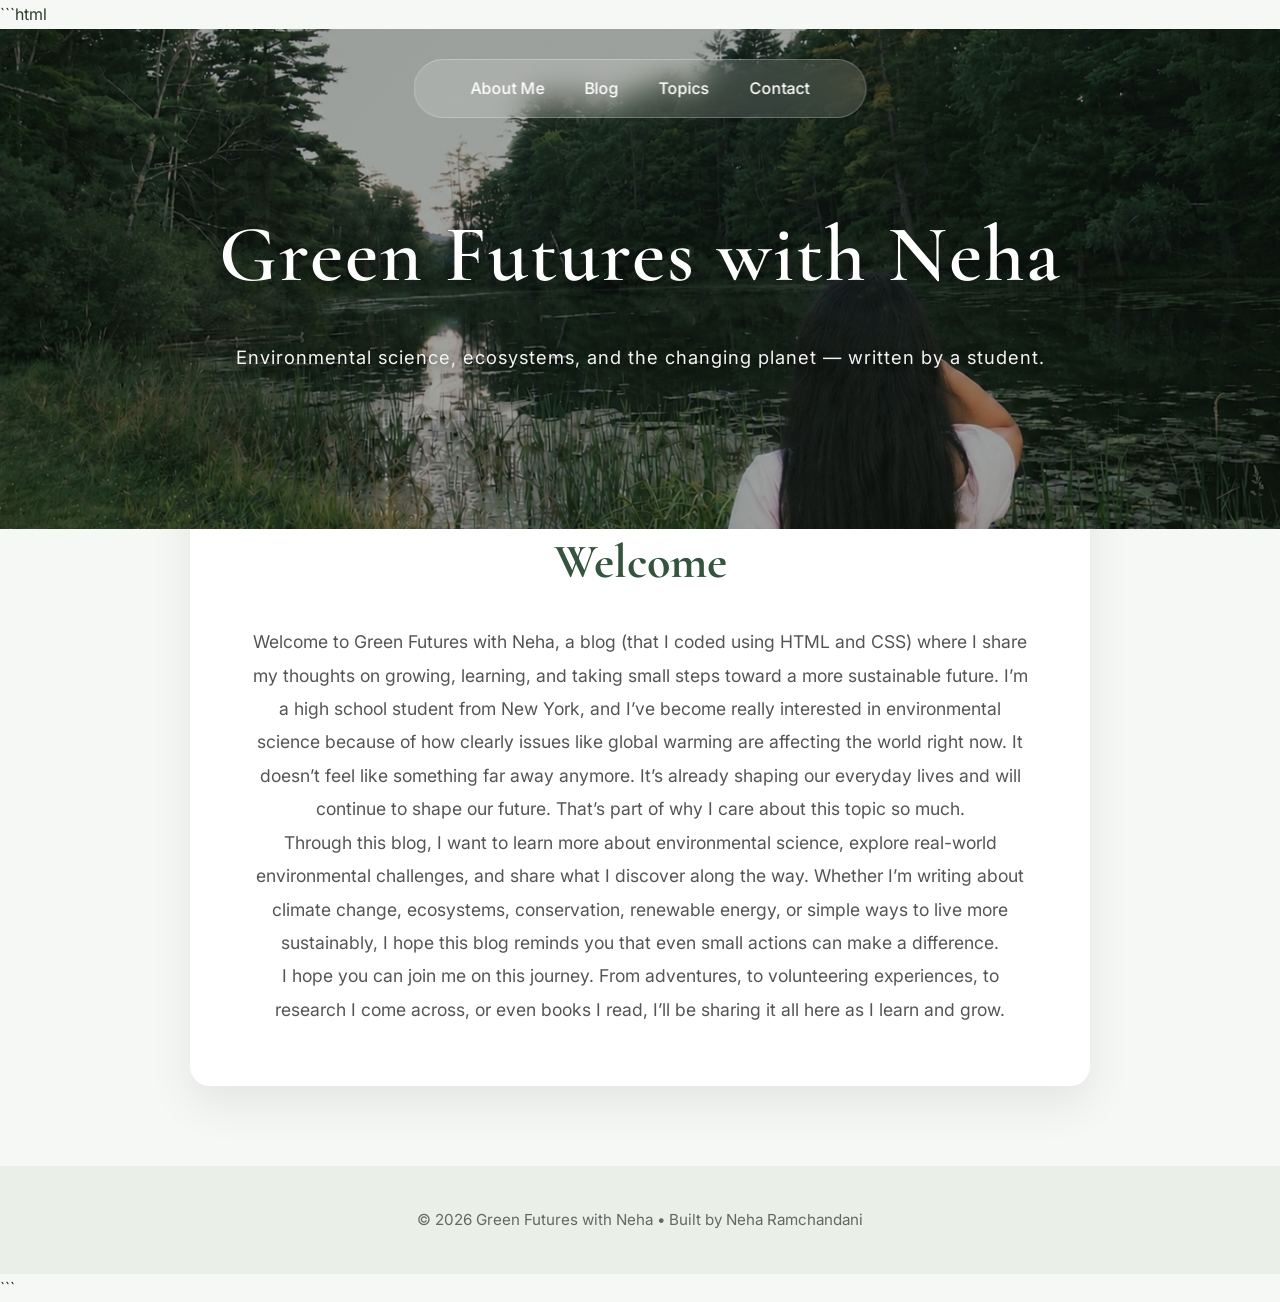
<file: index.html>
```html
<!DOCTYPE html>
<html lang="en">

<head>
    <meta charset="UTF-8">
    <meta name="viewport" content="width=device-width, initial-scale=1.0">

    <title>Green Futures with Neha | Environmental Science Blog</title>

    <!-- CSS -->
    <link rel="stylesheet" href="style.css">

    <!-- Google Fonts -->
    <link href="https://fonts.googleapis.com/css2?family=Inter:wght@300;400;500;600&family=Cormorant+Garamond:wght@400;500;600;700&display=swap" rel="stylesheet">
</head>

<body>

    <!-- ================= HEADER ================= -->

    <header>

        <nav>
            <a href="index.html">About Me</a>
            <a href="blog.html">Blog</a>
            <a href="topics.html">Topics</a>
            <a href="contact.html">Contact</a>
        </nav>

        <h1>Green Futures with Neha</h1>

        <p class="tagline">
            Environmental science, ecosystems, and the changing planet — written by a student.
        </p>

    </header>

    <!-- ================= MAIN ================= -->

    <main>

        <section class="intro">

            <h2>Welcome</h2>

            <p>
              Welcome to Green Futures with Neha, a blog (that I coded using HTML and CSS) where I share my thoughts on growing, learning, and taking small steps toward a more sustainable future. I’m a high school student from New York, and I’ve become really interested in environmental science because of how clearly issues like global warming are affecting the world right now. It doesn’t feel like something far away anymore. It’s already shaping our everyday lives and will continue to shape our future. That’s part of why I care about this topic so much.
            </p>

            <p>
                Through this blog, I want to learn more about environmental science, explore real-world environmental challenges, and share what I discover along the way. Whether I’m writing about climate change, ecosystems, conservation, renewable energy, or simple ways to live more sustainably, I hope this blog reminds you that even small actions can make a difference.
            </p>

            <p>
                I hope you can join me on this journey. From adventures, to volunteering experiences, to research I come across, or even books I read, I’ll be sharing it all here as I learn and grow.
            </p>

        </section>

    </main>

    <!-- ================= FOOTER ================= -->

    <footer>

        <p>
            © 2026 Green Futures with Neha • Built by Neha Ramchandani
        </p>

    

    </footer>

</body>

</html>
```
</file>
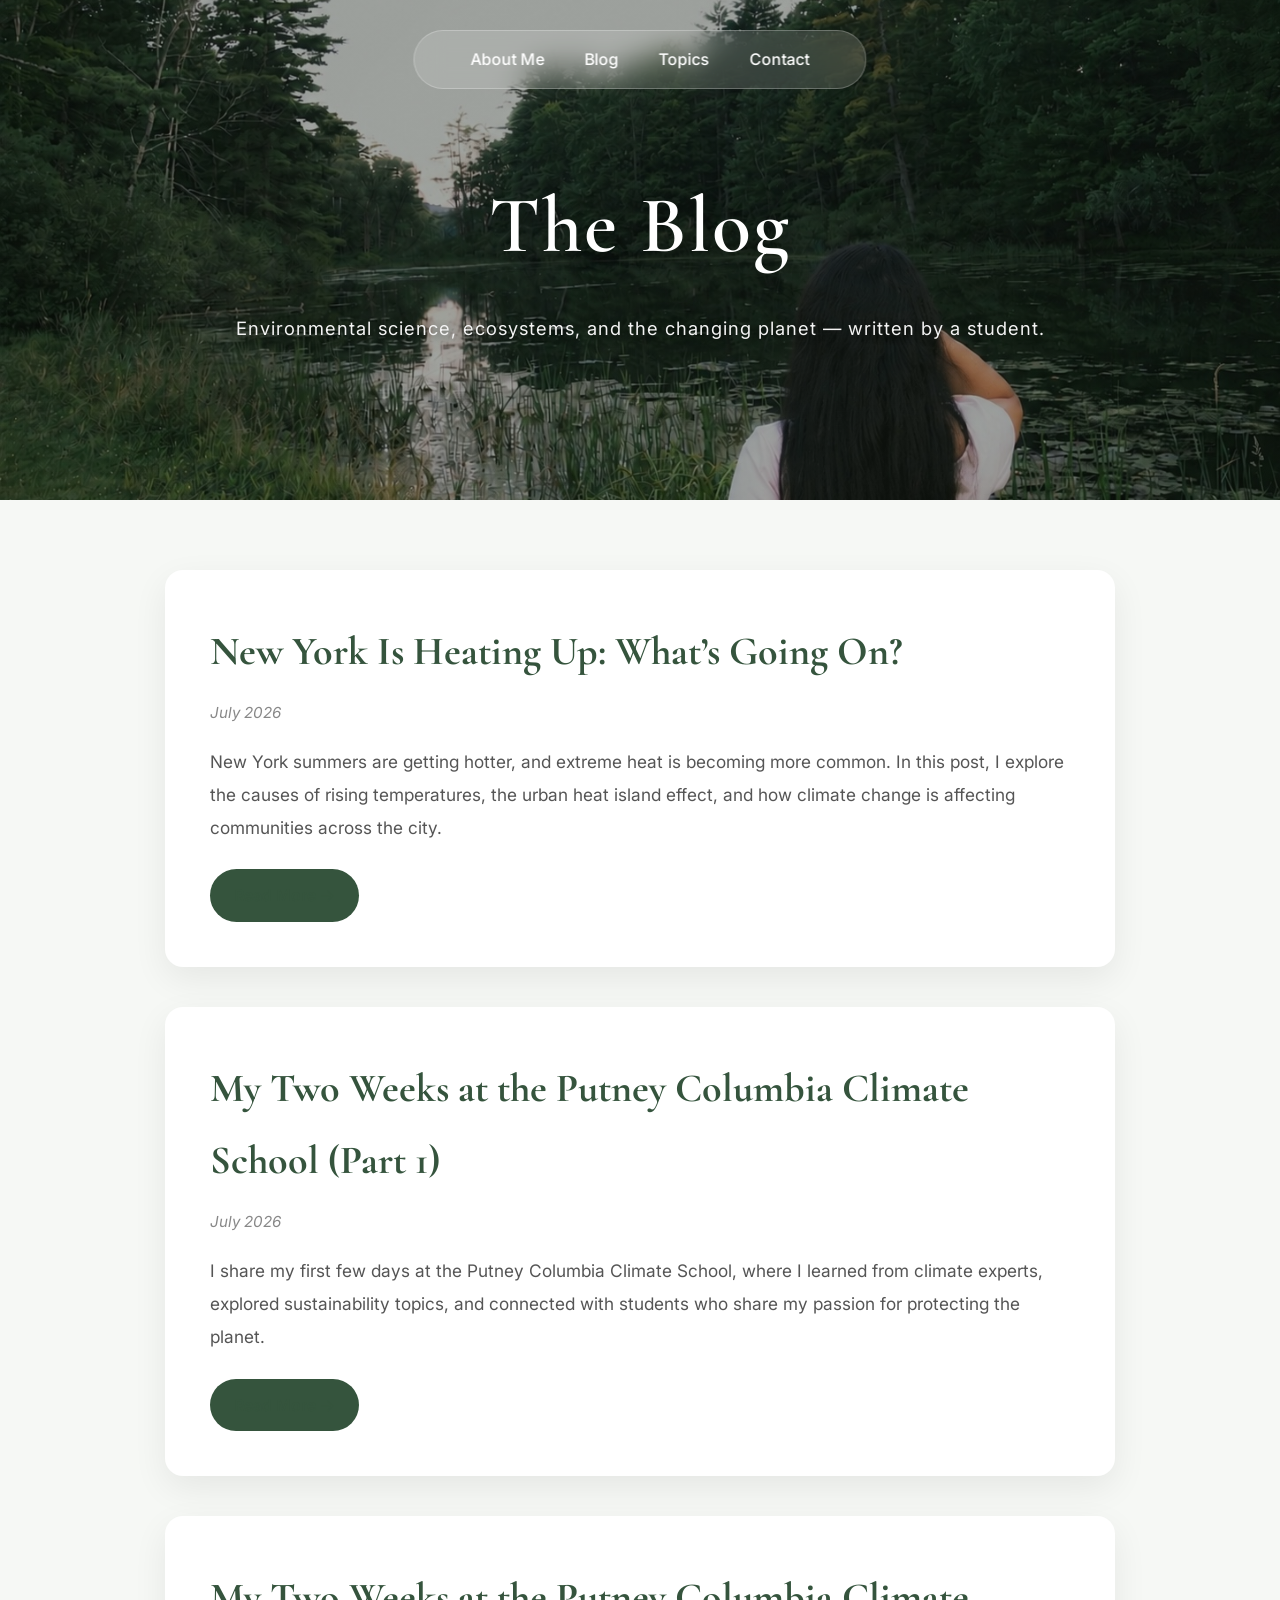
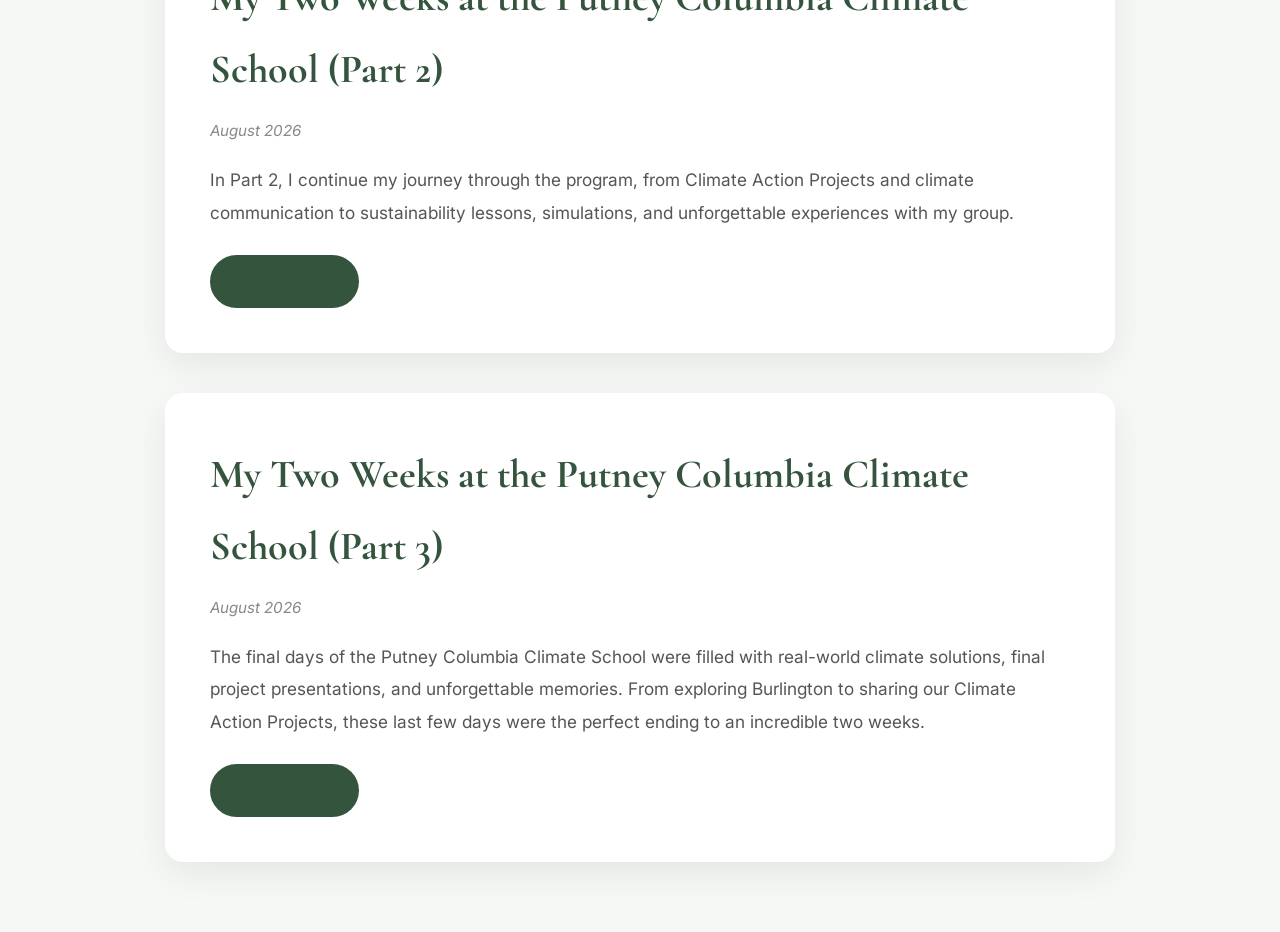
<file: blog.html>
<!DOCTYPE html>
<html lang="en">

<head>
    <meta charset="UTF-8">
    <meta name="viewport" content="width=device-width, initial-scale=1.0">

    <title>Blog | Green Futures with Neha</title>

    <!-- CSS -->
    <link rel="stylesheet" href="style.css">

    <!-- Google Fonts -->
    <link href="https://fonts.googleapis.com/css2?family=Inter:wght@300;400;500;600&family=Cormorant+Garamond:wght@400;500;600;700&display=swap" rel="stylesheet">

</head>

<body>

<!-- ================= HEADER ================= -->

<header>

    <nav>
        <a href="index.html">About Me</a>
        <a href="blog.html">Blog</a>
        <a href="topics.html">Topics</a>
        <a href="contact.html">Contact</a>
    </nav>

    <h1>The Blog</h1>

    <p class="tagline">
        Environmental science, ecosystems, and the changing planet — written by a student.
    </p>

</header>


<!-- ================= MAIN ================= -->

<main class="blog-container">


<article class="blog-preview">

    <h2>New York Is Heating Up: What’s Going On?</h2>

    <p class="date">July 2026</p>

    <p>
        New York summers are getting hotter, and extreme heat is becoming more common. In this post, I explore the causes of rising temperatures, the urban heat island effect, and how climate change is affecting communities across the city.
    </p>

    <a href="heatwaves-ny.html" class="read-more">Read More →</a>

</article>


<article class="blog-preview">

    <h2>My Two Weeks at the Putney Columbia Climate School (Part 1)</h2>

    <p class="date">July 2026</p>

    <p>
        I share my first few days at the Putney Columbia Climate School, where I learned from climate experts, explored sustainability topics, and connected with students who share my passion for protecting the planet.
    </p>

    <a href="putney-climate-school-part1.html" class="read-more">Read More →</a>

</article>


<article class="blog-preview">

    <h2>My Two Weeks at the Putney Columbia Climate School (Part 2)</h2>

    <p class="date">August 2026</p>

    <p>
        In Part 2, I continue my journey through the program, from Climate Action Projects and climate communication to sustainability lessons, simulations, and unforgettable experiences with my group.
    </p>

    <a href="putney-climate-school-part-2.html" class="read-more">Read More →</a>

</article>


<article class="blog-preview">

    <h2>My Two Weeks at the Putney Columbia Climate School (Part 3)</h2>

    <p class="date">August 2026</p>

    <p>
        The final days of the Putney Columbia Climate School were filled with real-world climate solutions, final project presentations, and unforgettable memories. From exploring Burlington to sharing our Climate Action Projects, these last few days were the perfect ending to an incredible two weeks.
    </p>

    <a href="putney-climate-school-part-3.html" class="read-more">Read More →</a>

</article>


</main>


</body>

</html>
</file>
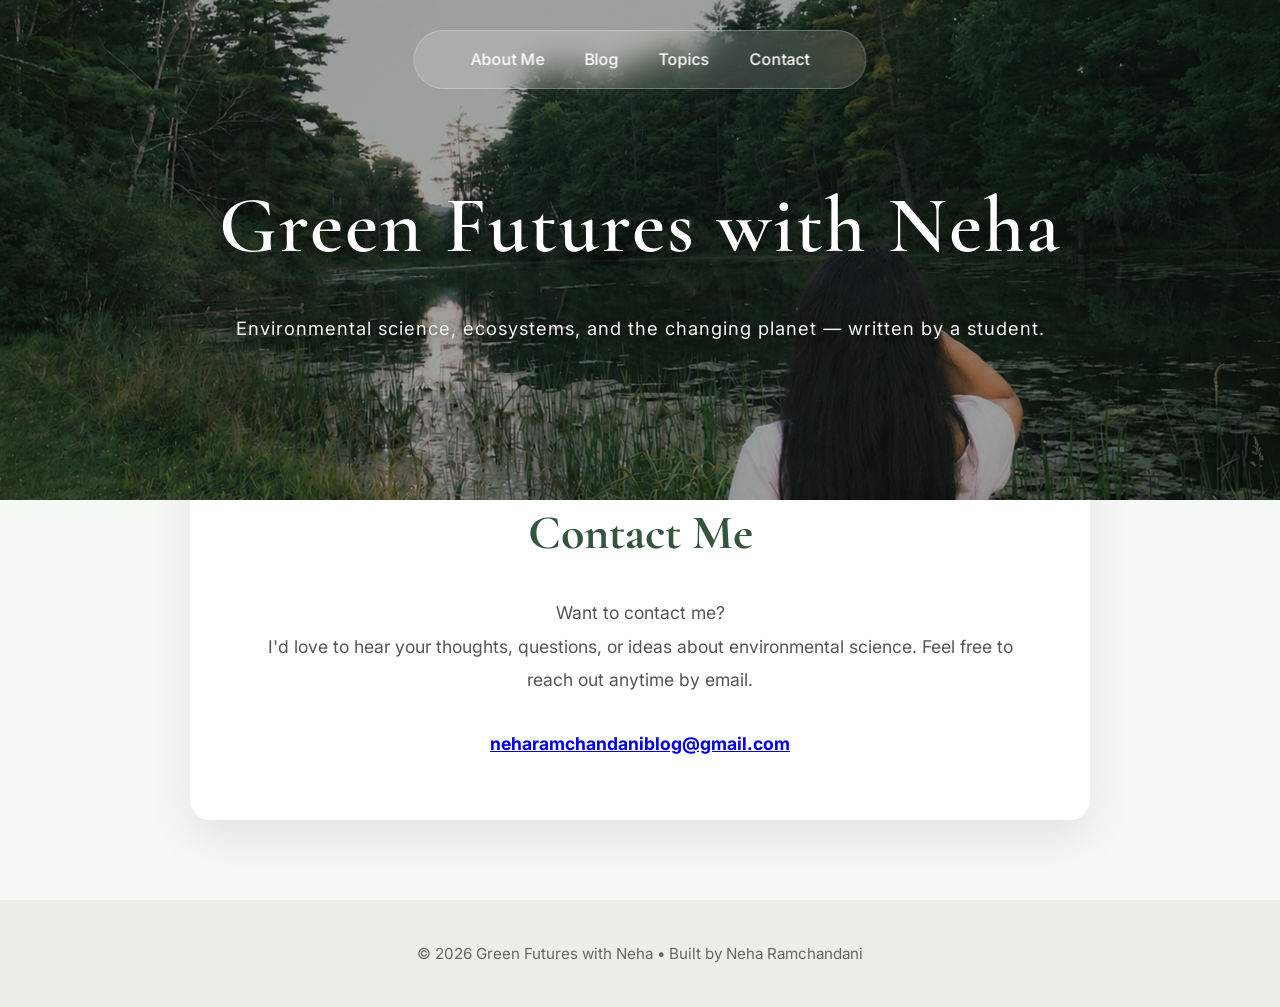
<file: contact.html>
<!DOCTYPE html>
<html lang="en">

<head>
    <meta charset="UTF-8">
    <meta name="viewport" content="width=device-width, initial-scale=1.0">

    <title>Contact | Green Futures with Neha</title>

    <link rel="stylesheet" href="style.css">

    <link href="https://fonts.googleapis.com/css2?family=Inter:wght@300;400;500;600&family=Cormorant+Garamond:wght@400;500;600;700&display=swap" rel="stylesheet">
</head>

<body>

<header>

    <nav>
        <a href="index.html">About Me</a>
        <a href="blog.html">Blog</a>
        <a href="topics.html">Topics</a>
        <a href="contact.html">Contact</a>
    </nav>

    <h1>Green Futures with Neha</h1>

    <p class="tagline">
        Environmental science, ecosystems, and the changing planet — written by a student.
    </p>

</header>

<main>

<section class="intro">

    <h2>Contact Me</h2>

    <p>
        Want to contact me?
    </p>

    <p>
        I'd love to hear your thoughts, questions, or ideas about environmental science.
        Feel free to reach out anytime by email.
    </p>

    <p style="margin-top:30px;">
        <a href="mailto:neharamchandaniblog@gmail.com">
            <strong>neharamchandaniblog@gmail.com</strong>
        </a>
    </p>

</section>

</main>

<footer>

    <p>
        © 2026 Green Futures with Neha • Built by Neha Ramchandani
    </p>

</footer>

</body>

</html>
</file>
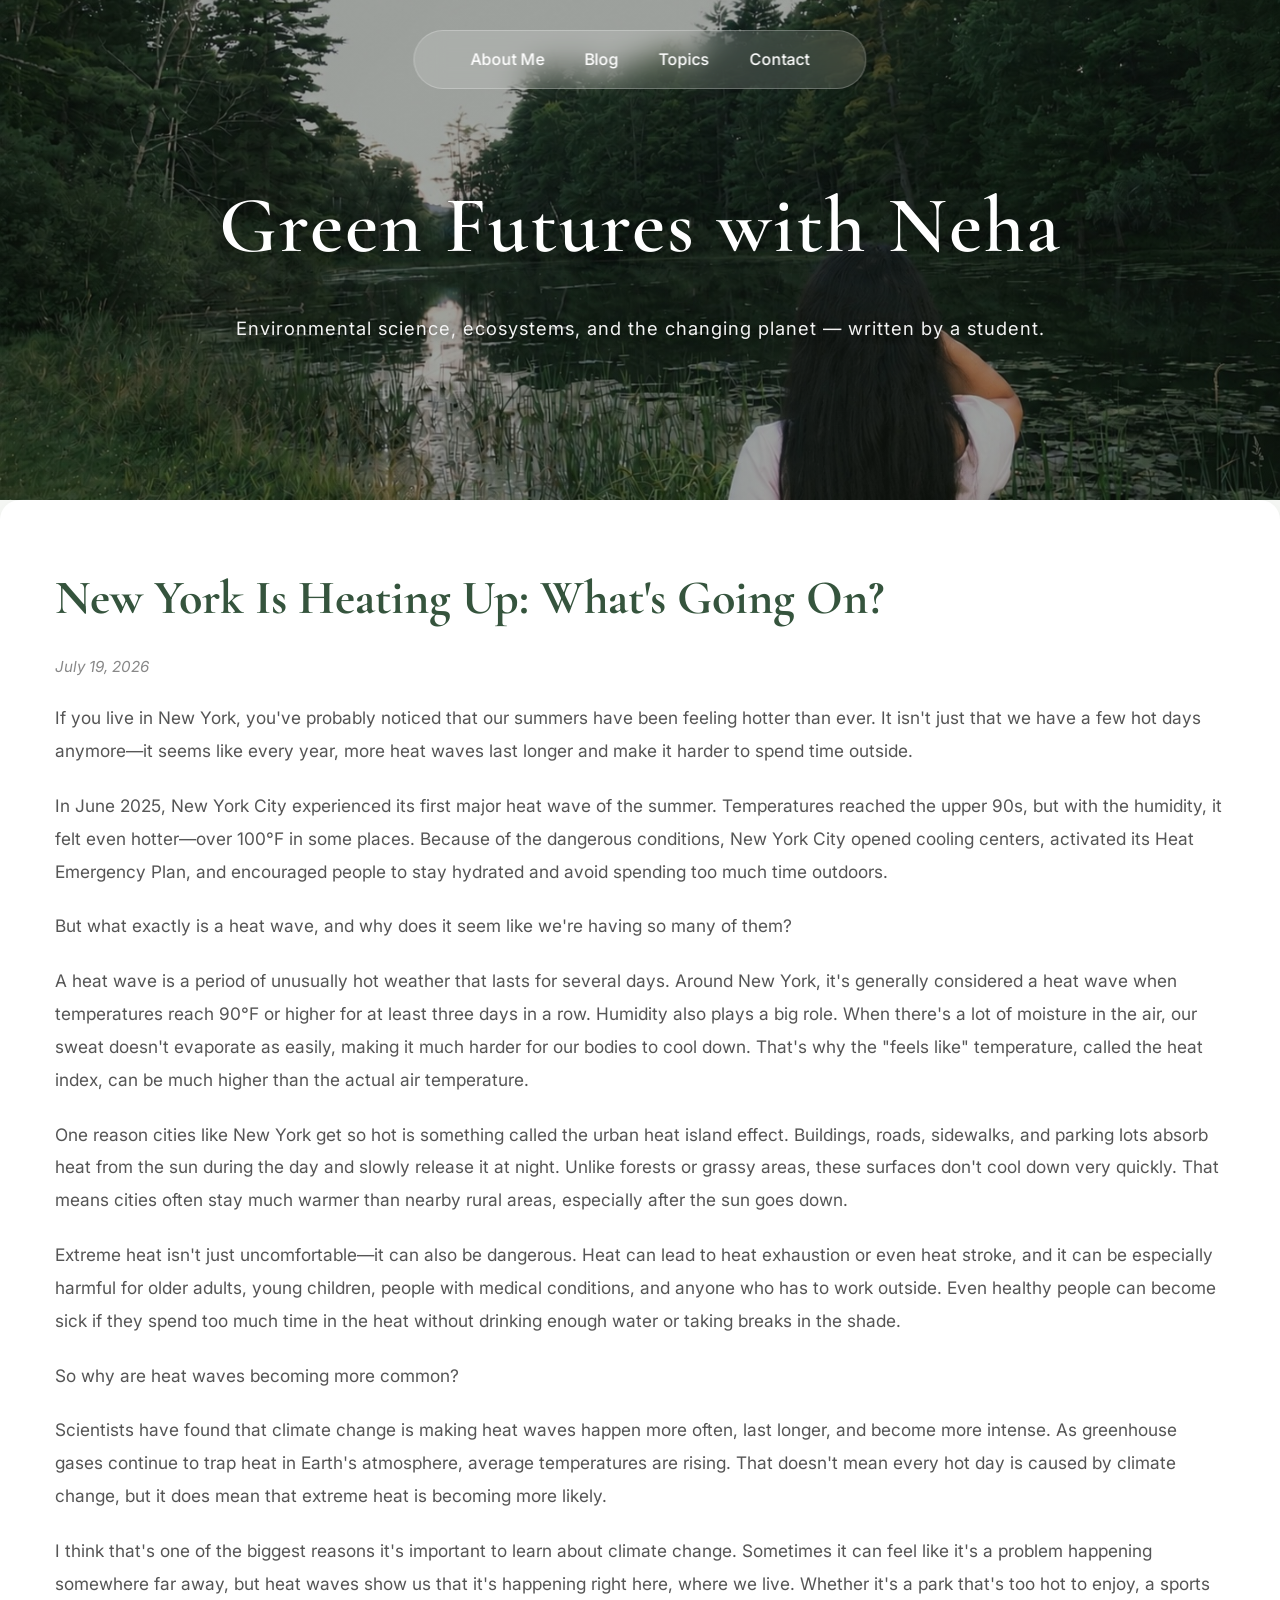
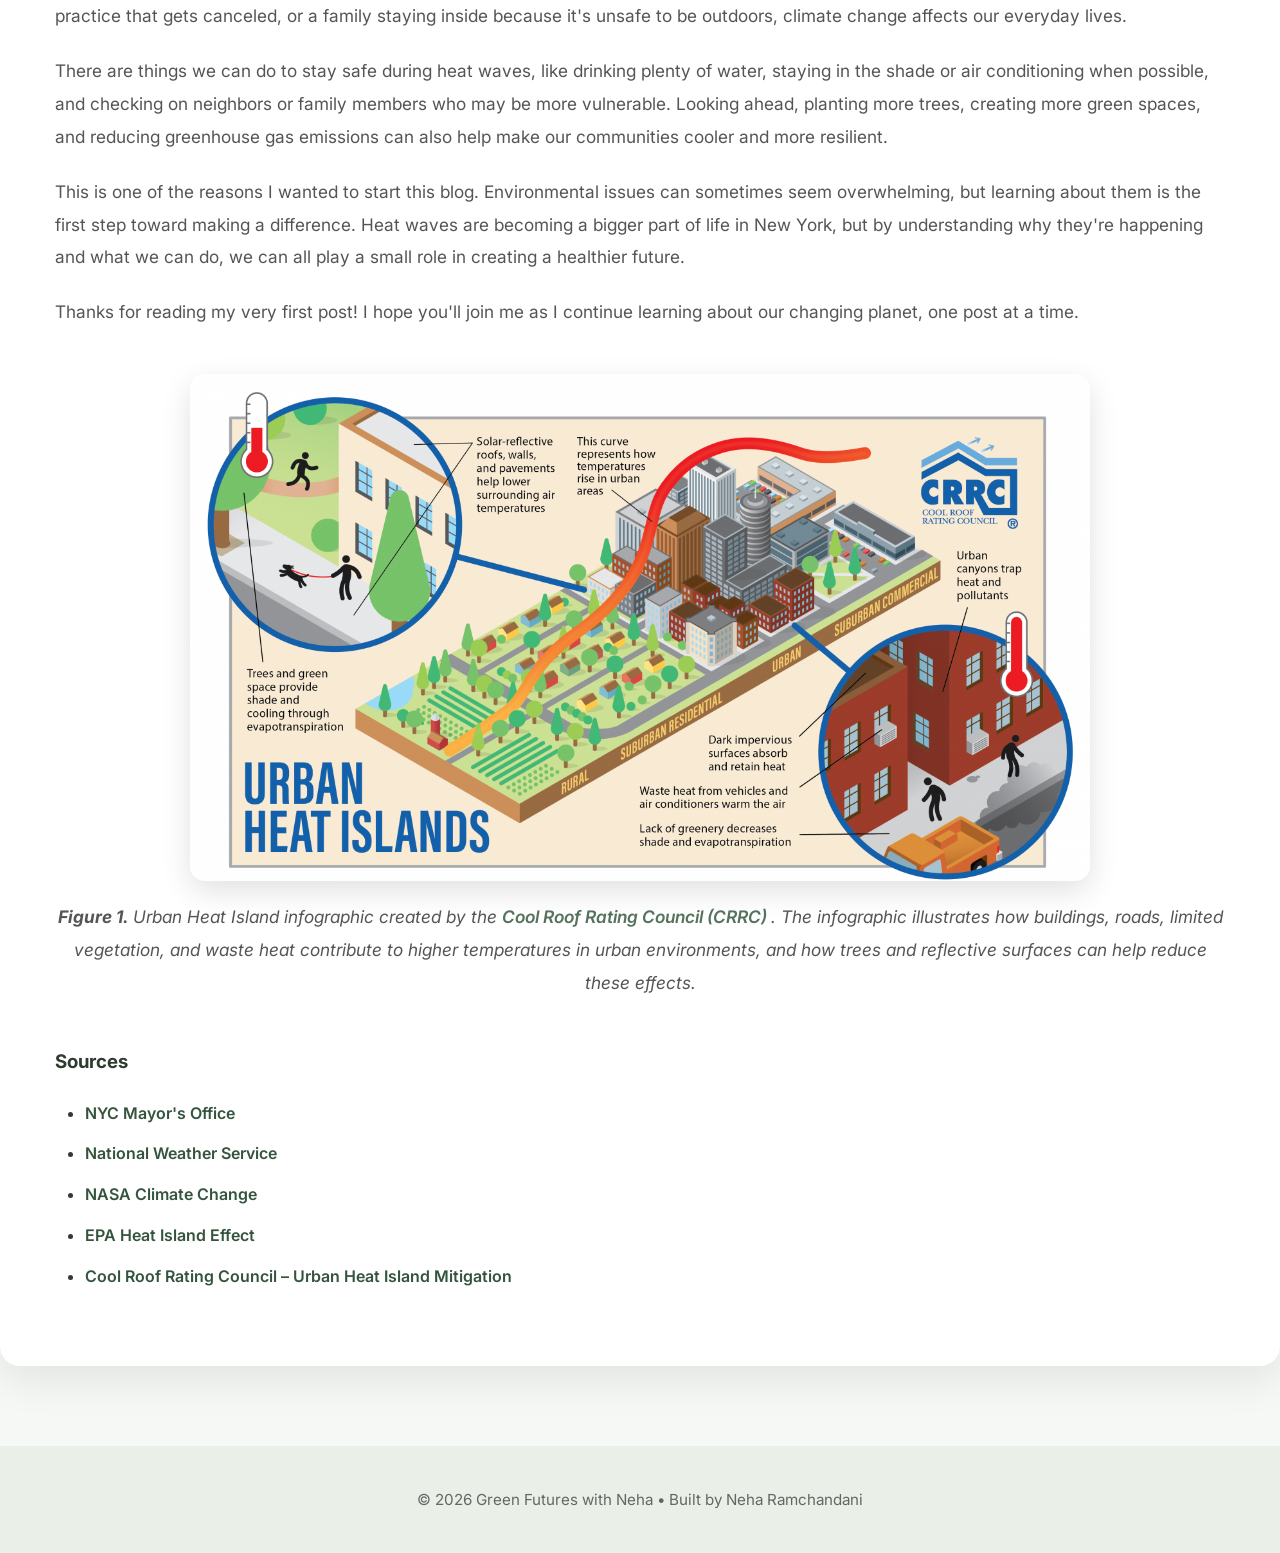
<file: heatwaves-ny.html>
<!DOCTYPE html>
<html lang="en">

<head>
    <meta charset="UTF-8">
    <meta name="viewport" content="width=device-width, initial-scale=1.0">

    <title>New York Is Heating Up | Green Futures with Neha</title>

    <!-- CSS -->
    <link rel="stylesheet" href="style.css">

    <!-- Google Fonts -->
    <link href="https://fonts.googleapis.com/css2?family=Inter:wght@300;400;500;600&family=Cormorant+Garamond:wght@400;500;600;700&display=swap" rel="stylesheet">
</head>

<body>

    <!-- ================= HEADER ================= -->

    <header>

        <nav>
            <a href="index.html">About Me</a>
            <a href="blog.html">Blog</a>
            <a href="topics.html">Topics</a>
            <a href="contact.html">Contact</a>
        </nav>

        <h1>Green Futures with Neha</h1>

        <p class="tagline">
            Environmental science, ecosystems, and the changing planet — written by a student.
        </p>

    </header>

    <!-- ================= MAIN ================= -->

    <main class="blog-post">

        <h2>New York Is Heating Up: What's Going On?</h2>

        <p class="date">July 19, 2026</p>

        <p>If you live in New York, you've probably noticed that our summers have been feeling hotter than ever. It isn't just that we have a few hot days anymore—it seems like every year, more heat waves last longer and make it harder to spend time outside.</p>

        <p>In June 2025, New York City experienced its first major heat wave of the summer. Temperatures reached the upper 90s, but with the humidity, it felt even hotter—over 100°F in some places. Because of the dangerous conditions, New York City opened cooling centers, activated its Heat Emergency Plan, and encouraged people to stay hydrated and avoid spending too much time outdoors.</p>

        <p>But what exactly is a heat wave, and why does it seem like we're having so many of them?</p>

        <p>A heat wave is a period of unusually hot weather that lasts for several days. Around New York, it's generally considered a heat wave when temperatures reach 90°F or higher for at least three days in a row. Humidity also plays a big role. When there's a lot of moisture in the air, our sweat doesn't evaporate as easily, making it much harder for our bodies to cool down. That's why the "feels like" temperature, called the heat index, can be much higher than the actual air temperature.</p>

        <p>One reason cities like New York get so hot is something called the urban heat island effect. Buildings, roads, sidewalks, and parking lots absorb heat from the sun during the day and slowly release it at night. Unlike forests or grassy areas, these surfaces don't cool down very quickly. That means cities often stay much warmer than nearby rural areas, especially after the sun goes down.</p>

        <p>Extreme heat isn't just uncomfortable—it can also be dangerous. Heat can lead to heat exhaustion or even heat stroke, and it can be especially harmful for older adults, young children, people with medical conditions, and anyone who has to work outside. Even healthy people can become sick if they spend too much time in the heat without drinking enough water or taking breaks in the shade.</p>

        <p>So why are heat waves becoming more common?</p>

        <p>Scientists have found that climate change is making heat waves happen more often, last longer, and become more intense. As greenhouse gases continue to trap heat in Earth's atmosphere, average temperatures are rising. That doesn't mean every hot day is caused by climate change, but it does mean that extreme heat is becoming more likely.</p>

        <p>I think that's one of the biggest reasons it's important to learn about climate change. Sometimes it can feel like it's a problem happening somewhere far away, but heat waves show us that it's happening right here, where we live. Whether it's a park that's too hot to enjoy, a sports practice that gets canceled, or a family staying inside because it's unsafe to be outdoors, climate change affects our everyday lives.</p>

        <p>There are things we can do to stay safe during heat waves, like drinking plenty of water, staying in the shade or air conditioning when possible, and checking on neighbors or family members who may be more vulnerable. Looking ahead, planting more trees, creating more green spaces, and reducing greenhouse gas emissions can also help make our communities cooler and more resilient.</p>

        <p>This is one of the reasons I wanted to start this blog. Environmental issues can sometimes seem overwhelming, but learning about them is the first step toward making a difference. Heat waves are becoming a bigger part of life in New York, but by understanding why they're happening and what we can do, we can all play a small role in creating a healthier future.</p>

        <p>Thanks for reading my very first post! I hope you'll join me as I continue learning about our changing planet, one post at a time.</p>

        <!-- Urban Heat Island Image -->

        <section class="article-image">

            <img src="urban-heat-islands.png" alt="Infographic showing how the urban heat island effect causes cities to become warmer than surrounding rural areas.">

            <p class="image-credit">
                <strong>Figure 1.</strong> Urban Heat Island infographic created by the
                <a href="https://coolroofs.org/resources/urban-heat-island-mitigation" target="_blank">
                    Cool Roof Rating Council (CRRC)
                </a>.
                The infographic illustrates how buildings, roads, limited vegetation, and waste heat contribute to higher temperatures in urban environments, and how trees and reflective surfaces can help reduce these effects.
            </p>

        </section>

        <h3>Sources</h3>

        <ul>
            <li>
                <a href="https://www.nyc.gov/mayors-office/news/2025/06/mayor-adams-urges-new-yorkers-prepare-summer-s-first-heat-wave" target="_blank">
                    NYC Mayor's Office
                </a>
            </li>

            <li>
                <a href="https://www.weather.gov/okx/extremeheat" target="_blank">
                    National Weather Service
                </a>
            </li>

            <li>
                <a href="https://climate.nasa.gov/evidence/" target="_blank">
                    NASA Climate Change
                </a>
            </li>

            <li>
                <a href="https://www.epa.gov/heatislands" target="_blank">
                    EPA Heat Island Effect
                </a>
            </li>

            <li>
                <a href="https://coolroofs.org/resources/urban-heat-island-mitigation" target="_blank">
                    Cool Roof Rating Council – Urban Heat Island Mitigation
                </a>
            </li>
        </ul>

    </main>

    <!-- ================= FOOTER ================= -->

    <footer>

        <p>
            © 2026 Green Futures with Neha • Built by Neha Ramchandani
        </p>

    </footer>

</body>

</html>
</file>
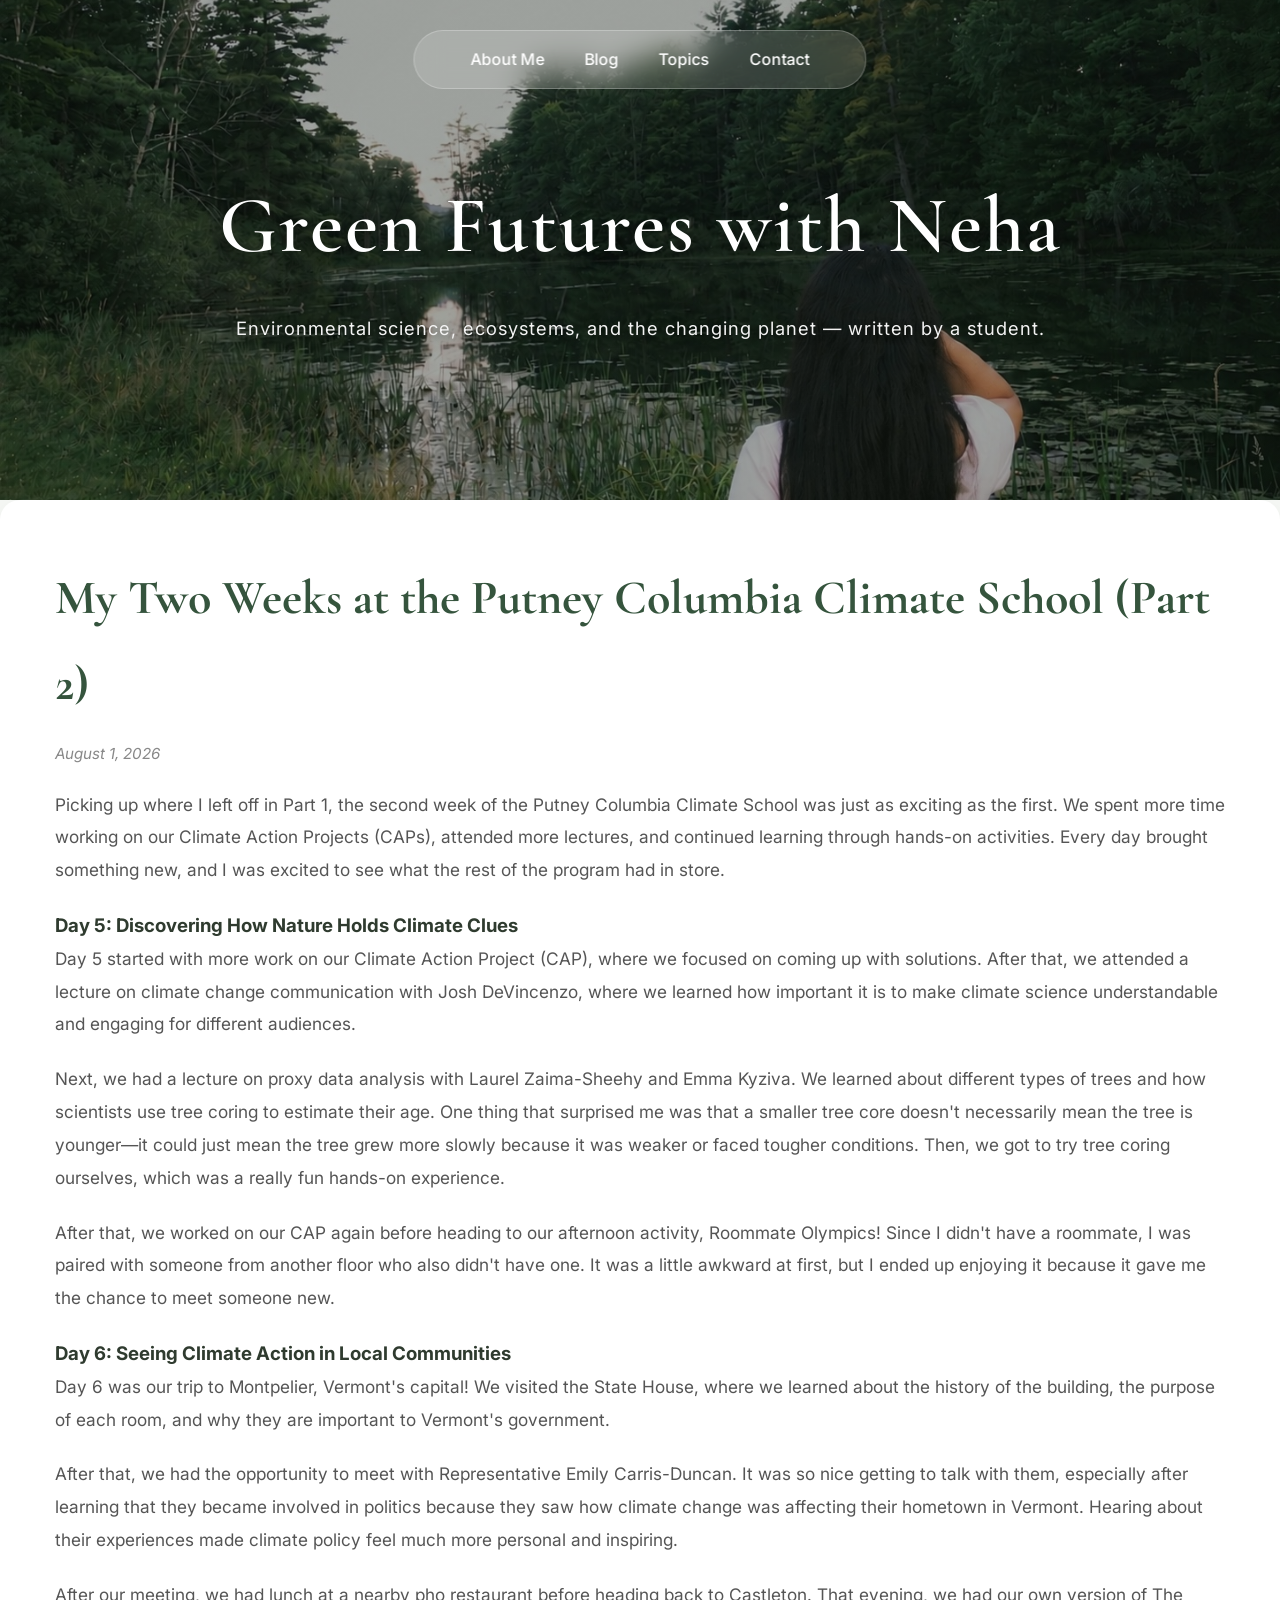
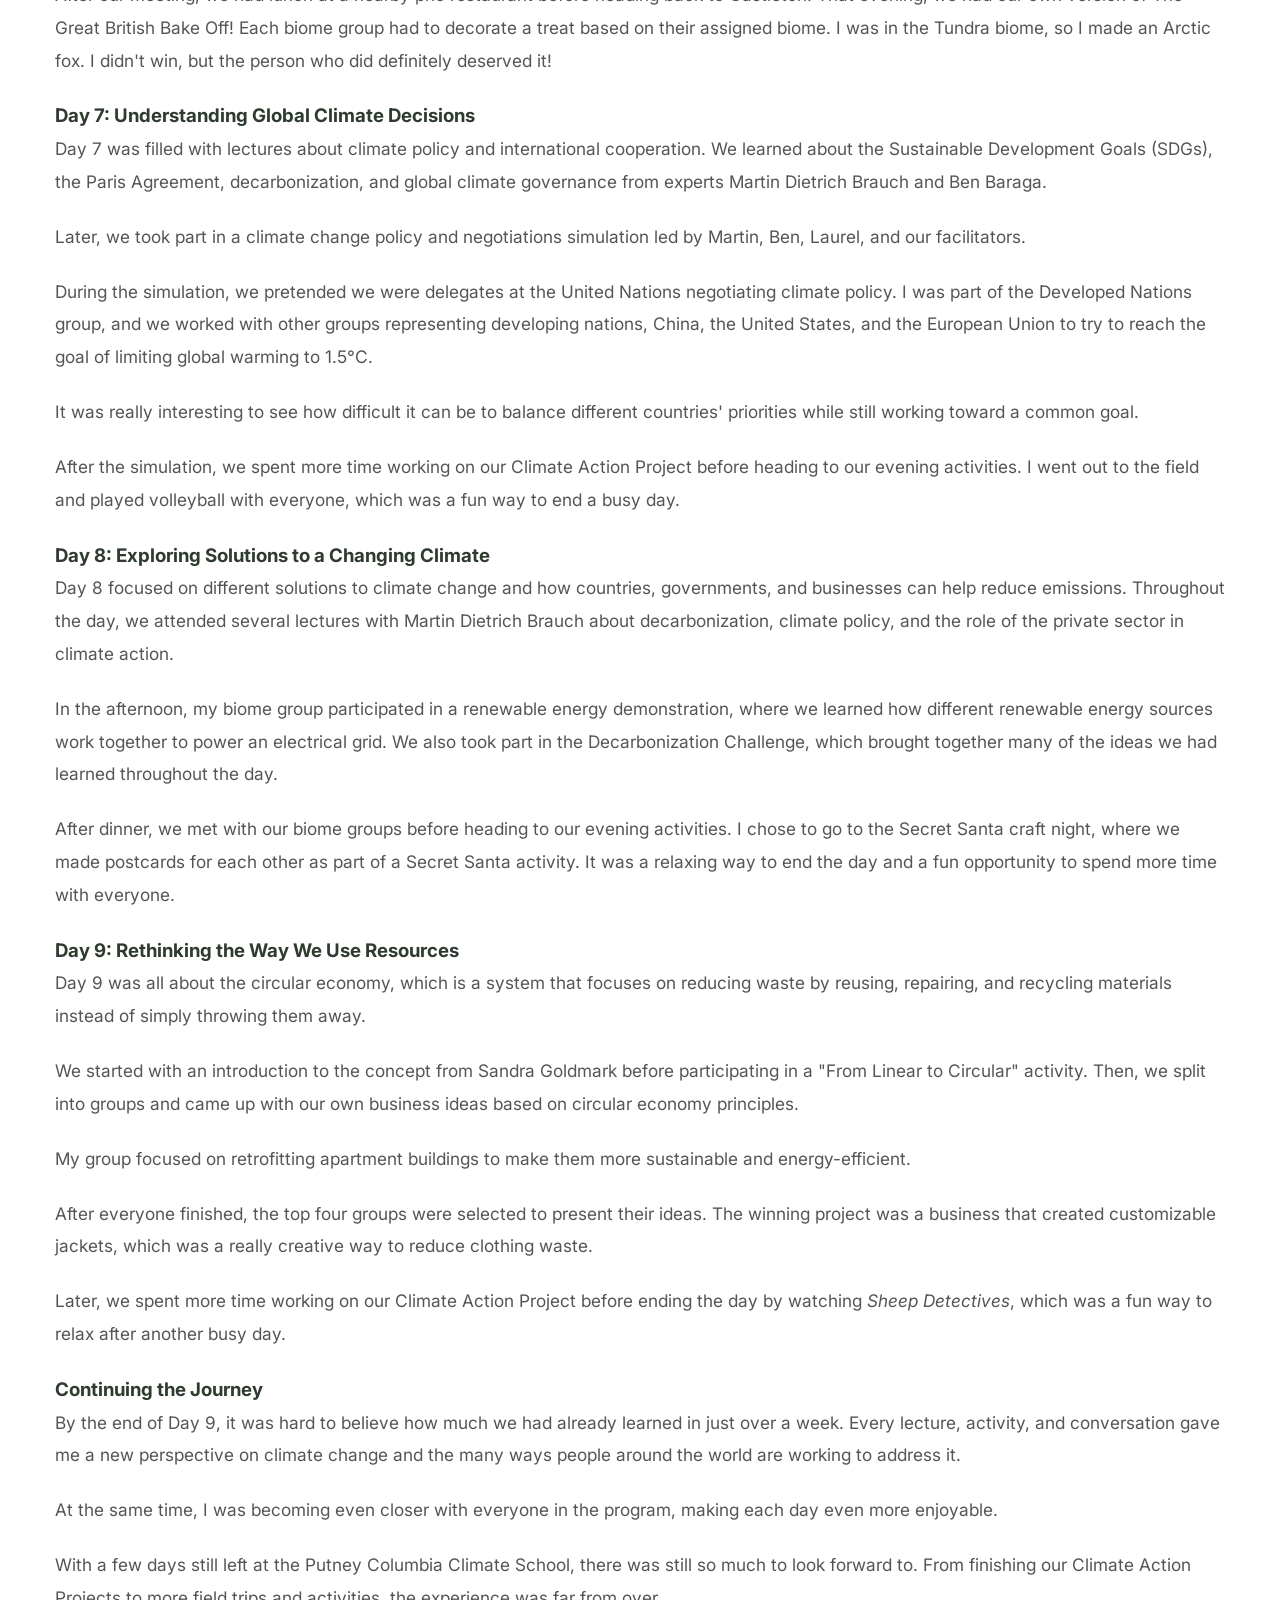
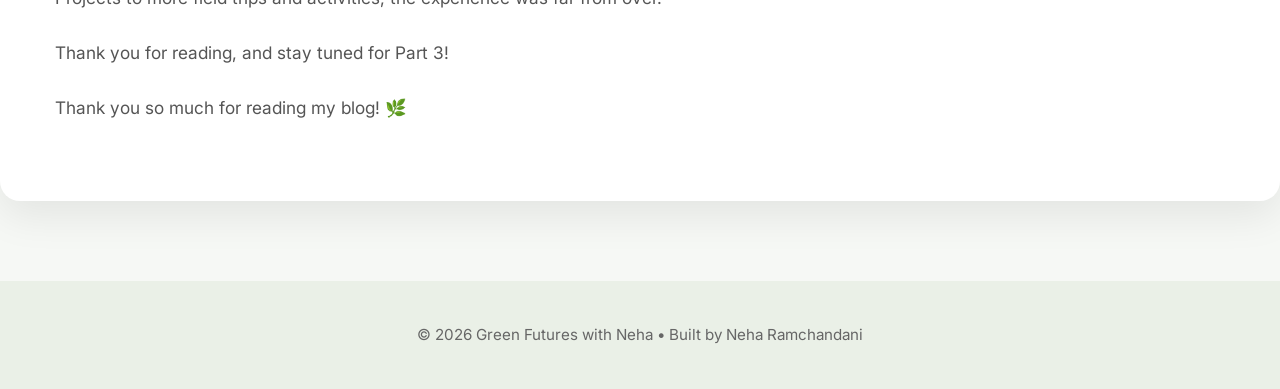
<file: putney-climate-school-part-2.html>
<!DOCTYPE html>
<html lang="en">

<head>
    <meta charset="UTF-8">
    <meta name="viewport" content="width=device-width, initial-scale=1.0">

    <title>My Two Weeks at the Putney Columbia Climate School Part 2 | Green Futures with Neha</title>

    <link rel="stylesheet" href="style.css">

    <link href="https://fonts.googleapis.com/css2?family=Inter:wght@300;400;500;600&family=Cormorant+Garamond:wght@400;500;600;700&display=swap" rel="stylesheet">

</head>

<body>


<header>

    <nav>
        <a href="index.html">About Me</a>
        <a href="blog.html">Blog</a>
        <a href="topics.html">Topics</a>
        <a href="contact.html">Contact</a>
    </nav>

    <h1>Green Futures with Neha</h1>

    <p class="tagline">
        Environmental science, ecosystems, and the changing planet — written by a student.
    </p>

</header>



<main class="blog-post">


<h2>My Two Weeks at the Putney Columbia Climate School (Part 2)</h2>

<p class="date">August 1, 2026</p>


<p>
Picking up where I left off in Part 1, the second week of the Putney Columbia Climate School was just as exciting as the first. We spent more time working on our Climate Action Projects (CAPs), attended more lectures, and continued learning through hands-on activities. Every day brought something new, and I was excited to see what the rest of the program had in store.
</p>


<h3>Day 5: Discovering How Nature Holds Climate Clues</h3>

<p>
Day 5 started with more work on our Climate Action Project (CAP), where we focused on coming up with solutions. After that, we attended a lecture on climate change communication with Josh DeVincenzo, where we learned how important it is to make climate science understandable and engaging for different audiences.
</p>

<p>
Next, we had a lecture on proxy data analysis with Laurel Zaima-Sheehy and Emma Kyziva. We learned about different types of trees and how scientists use tree coring to estimate their age. One thing that surprised me was that a smaller tree core doesn't necessarily mean the tree is younger—it could just mean the tree grew more slowly because it was weaker or faced tougher conditions. Then, we got to try tree coring ourselves, which was a really fun hands-on experience.
</p>

<p>
After that, we worked on our CAP again before heading to our afternoon activity, Roommate Olympics! Since I didn't have a roommate, I was paired with someone from another floor who also didn't have one. It was a little awkward at first, but I ended up enjoying it because it gave me the chance to meet someone new.
</p>


<h3>Day 6: Seeing Climate Action in Local Communities</h3>

<p>
Day 6 was our trip to Montpelier, Vermont's capital! We visited the State House, where we learned about the history of the building, the purpose of each room, and why they are important to Vermont's government.
</p>

<p>
After that, we had the opportunity to meet with Representative Emily Carris-Duncan. It was so nice getting to talk with them, especially after learning that they became involved in politics because they saw how climate change was affecting their hometown in Vermont. Hearing about their experiences made climate policy feel much more personal and inspiring.
</p>

<p>
After our meeting, we had lunch at a nearby pho restaurant before heading back to Castleton. That evening, we had our own version of The Great British Bake Off! Each biome group had to decorate a treat based on their assigned biome. I was in the Tundra biome, so I made an Arctic fox. I didn't win, but the person who did definitely deserved it!
</p>
<h3>Day 7: Understanding Global Climate Decisions</h3>

<p>
Day 7 was filled with lectures about climate policy and international cooperation. We learned about the Sustainable Development Goals (SDGs), the Paris Agreement, decarbonization, and global climate governance from experts Martin Dietrich Brauch and Ben Baraga.
</p>

<p>
Later, we took part in a climate change policy and negotiations simulation led by Martin, Ben, Laurel, and our facilitators.
</p>

<p>
During the simulation, we pretended we were delegates at the United Nations negotiating climate policy. I was part of the Developed Nations group, and we worked with other groups representing developing nations, China, the United States, and the European Union to try to reach the goal of limiting global warming to 1.5°C.
</p>

<p>
It was really interesting to see how difficult it can be to balance different countries' priorities while still working toward a common goal.
</p>

<p>
After the simulation, we spent more time working on our Climate Action Project before heading to our evening activities. I went out to the field and played volleyball with everyone, which was a fun way to end a busy day.
</p>


<h3>Day 8: Exploring Solutions to a Changing Climate</h3>

<p>
Day 8 focused on different solutions to climate change and how countries, governments, and businesses can help reduce emissions. Throughout the day, we attended several lectures with Martin Dietrich Brauch about decarbonization, climate policy, and the role of the private sector in climate action.
</p>

<p>
In the afternoon, my biome group participated in a renewable energy demonstration, where we learned how different renewable energy sources work together to power an electrical grid. We also took part in the Decarbonization Challenge, which brought together many of the ideas we had learned throughout the day.
</p>

<p>
After dinner, we met with our biome groups before heading to our evening activities. I chose to go to the Secret Santa craft night, where we made postcards for each other as part of a Secret Santa activity. It was a relaxing way to end the day and a fun opportunity to spend more time with everyone.
</p>


<h3>Day 9: Rethinking the Way We Use Resources</h3>

<p>
Day 9 was all about the circular economy, which is a system that focuses on reducing waste by reusing, repairing, and recycling materials instead of simply throwing them away.
</p>

<p>
We started with an introduction to the concept from Sandra Goldmark before participating in a "From Linear to Circular" activity. Then, we split into groups and came up with our own business ideas based on circular economy principles.
</p>

<p>
My group focused on retrofitting apartment buildings to make them more sustainable and energy-efficient.
</p>

<p>
After everyone finished, the top four groups were selected to present their ideas. The winning project was a business that created customizable jackets, which was a really creative way to reduce clothing waste.
</p>

<p>
Later, we spent more time working on our Climate Action Project before ending the day by watching <i>Sheep Detectives</i>, which was a fun way to relax after another busy day.
</p>
<h3>Continuing the Journey</h3>

<p>
By the end of Day 9, it was hard to believe how much we had already learned in just over a week. Every lecture, activity, and conversation gave me a new perspective on climate change and the many ways people around the world are working to address it.
</p>

<p>
At the same time, I was becoming even closer with everyone in the program, making each day even more enjoyable.
</p>

<p>
With a few days still left at the Putney Columbia Climate School, there was still so much to look forward to. From finishing our Climate Action Projects to more field trips and activities, the experience was far from over.
</p>

<p>
Thank you for reading, and stay tuned for Part 3!
</p>

<p>
Thank you so much for reading my blog! 🌿
</p>


</main>


<footer>

    <p>
        © 2026 Green Futures with Neha • Built by Neha Ramchandani
    </p>

</footer>


</body>

</html>
</file>
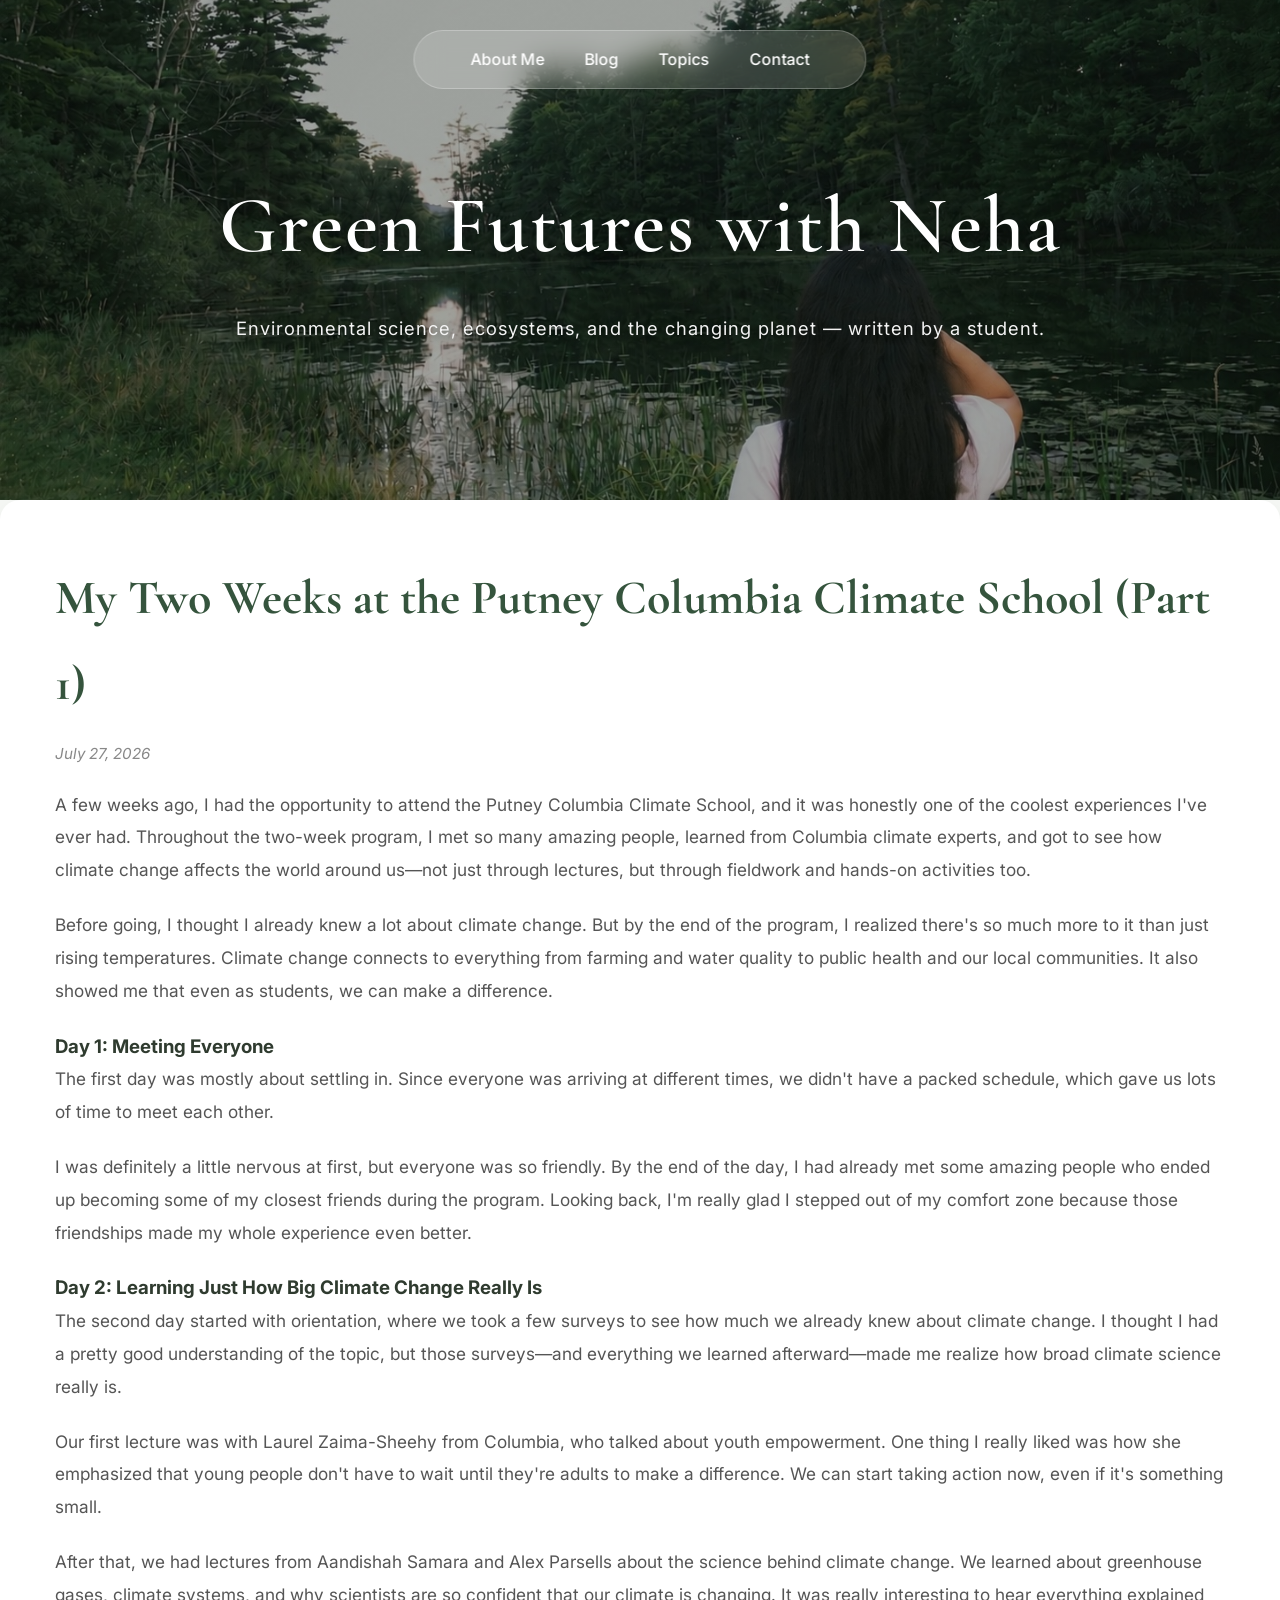
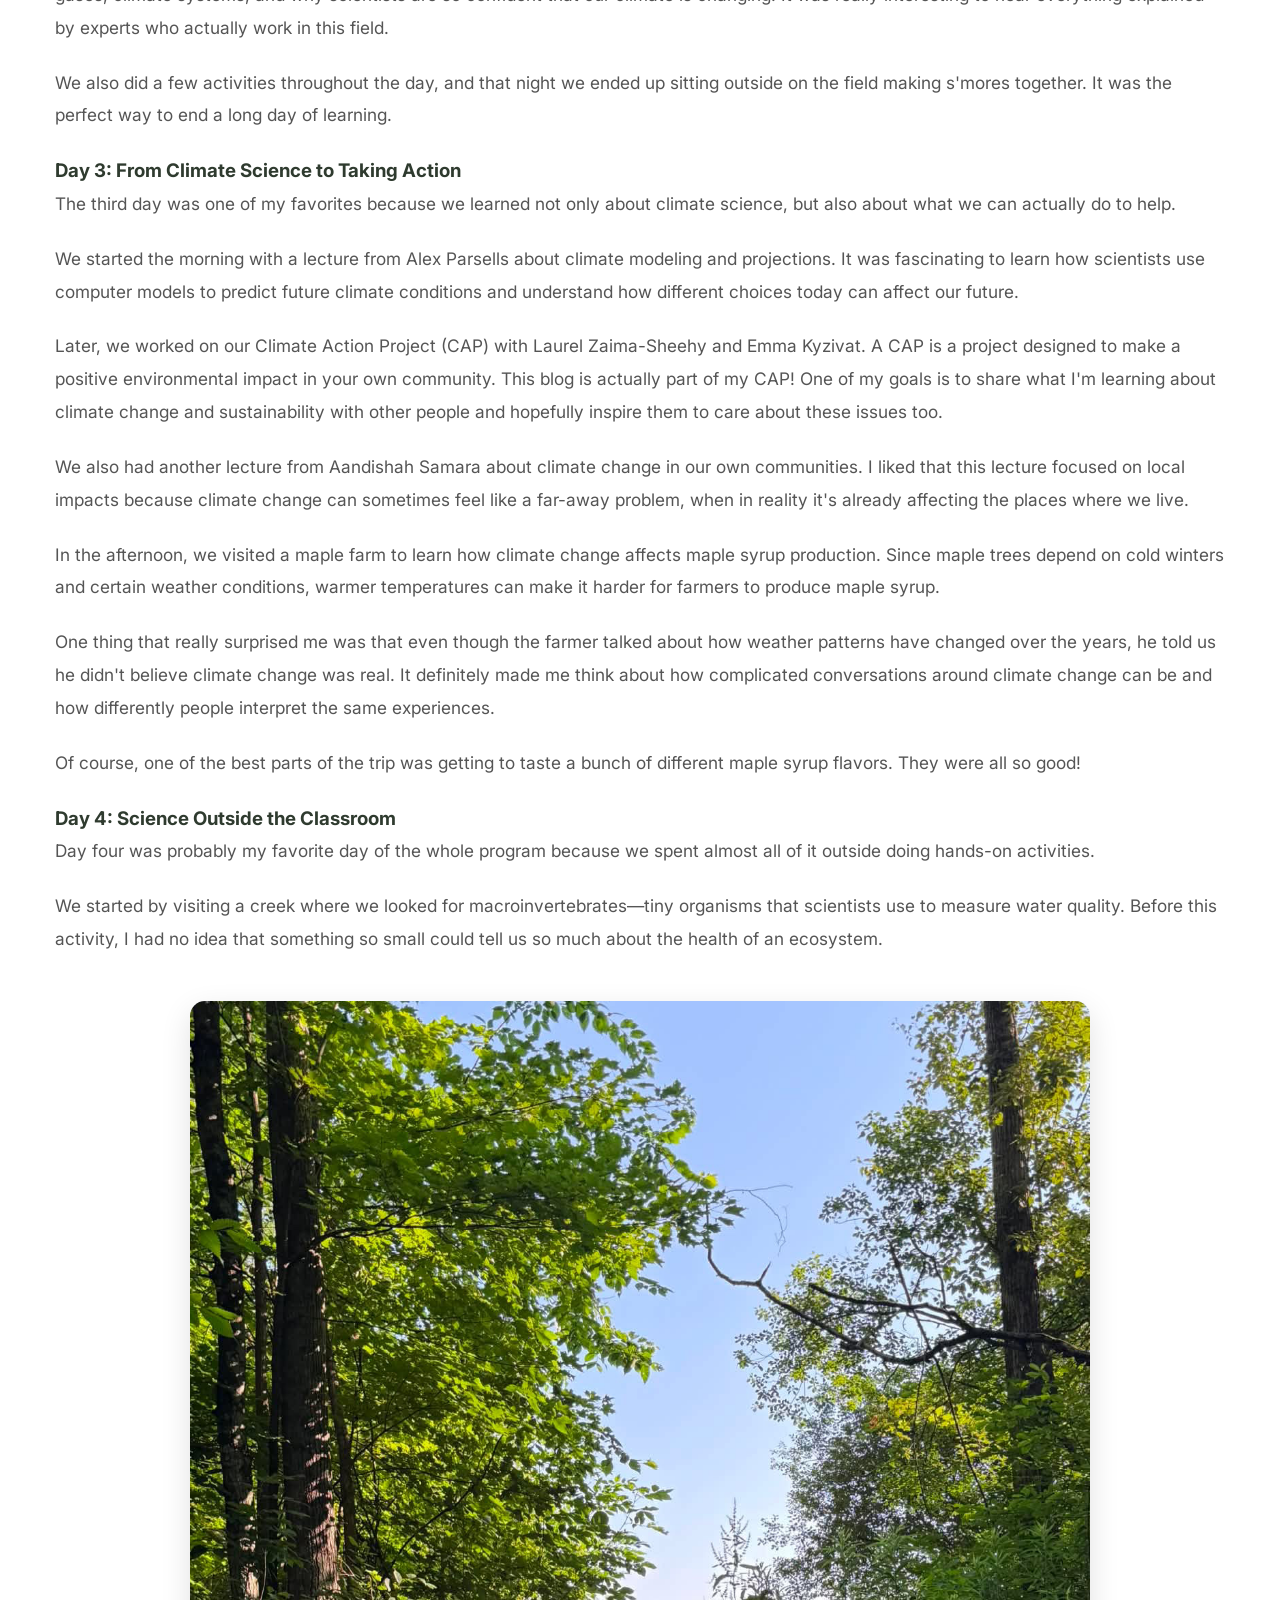
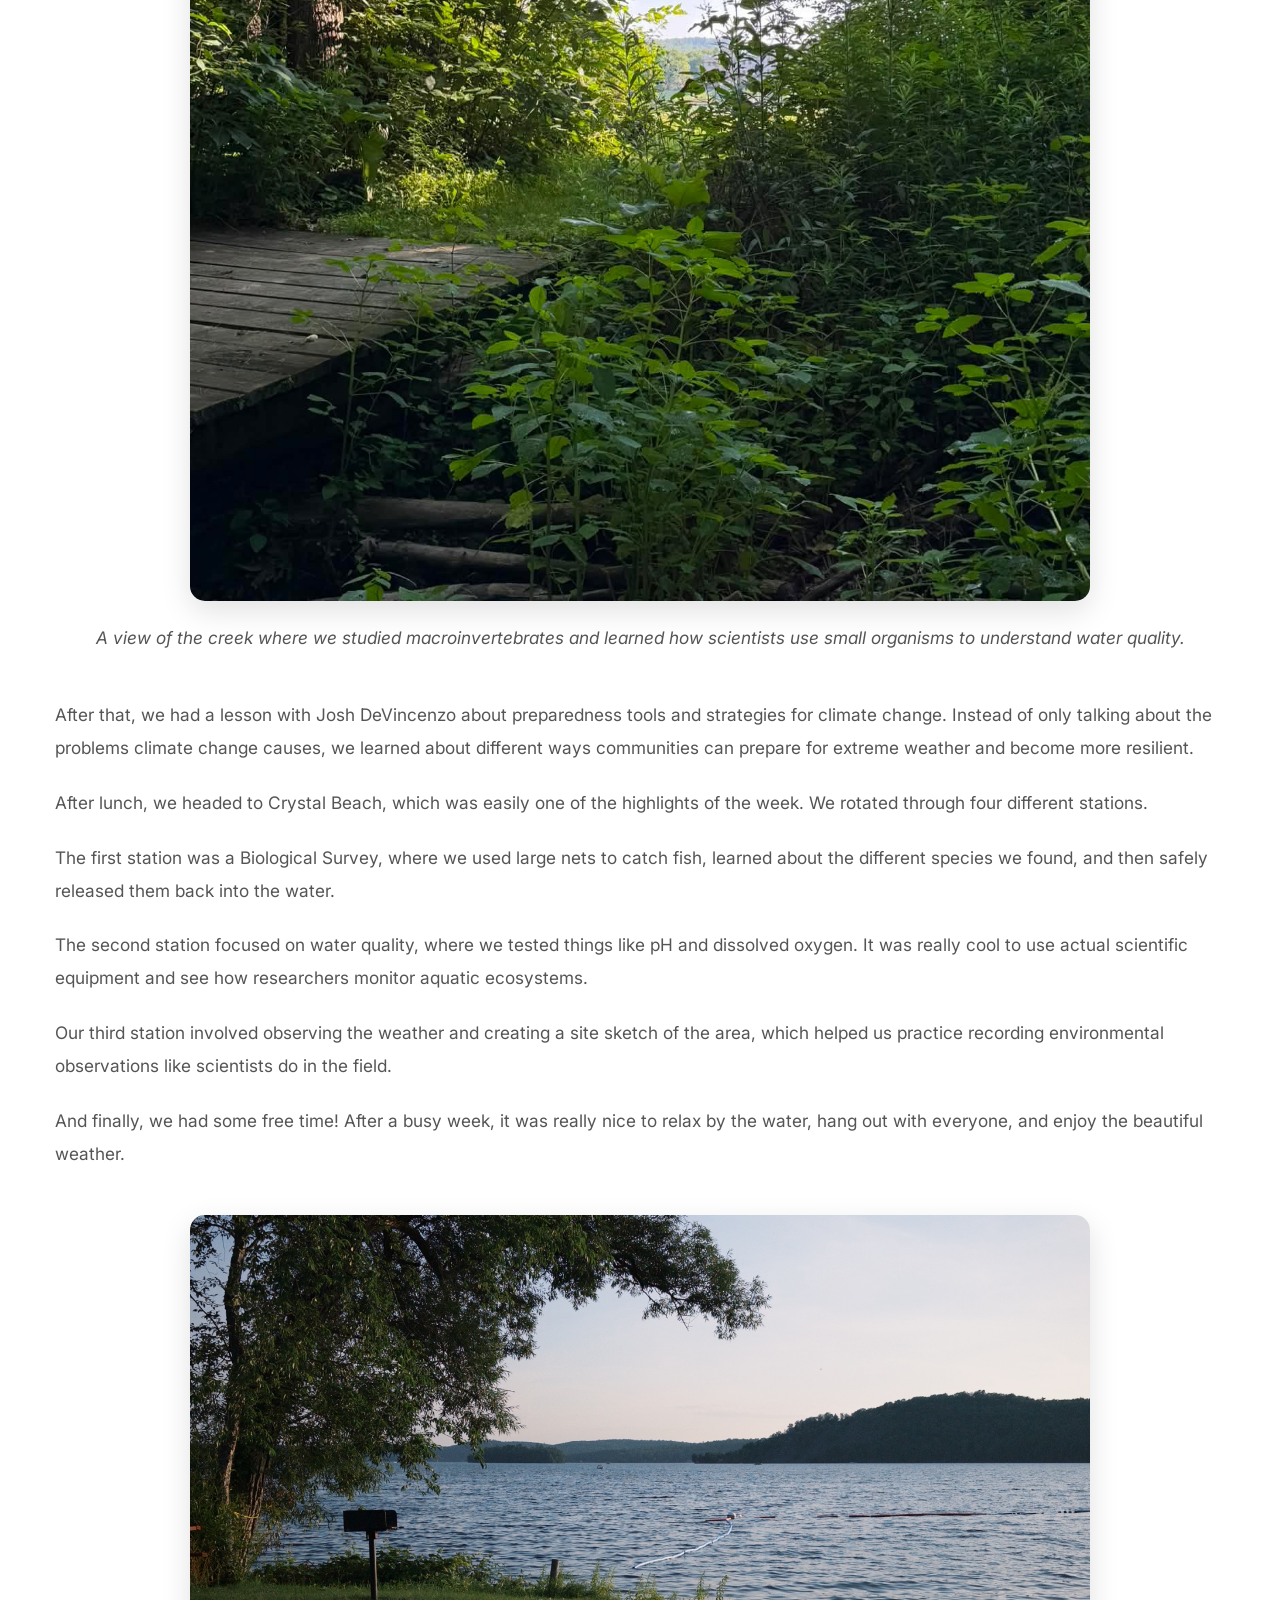
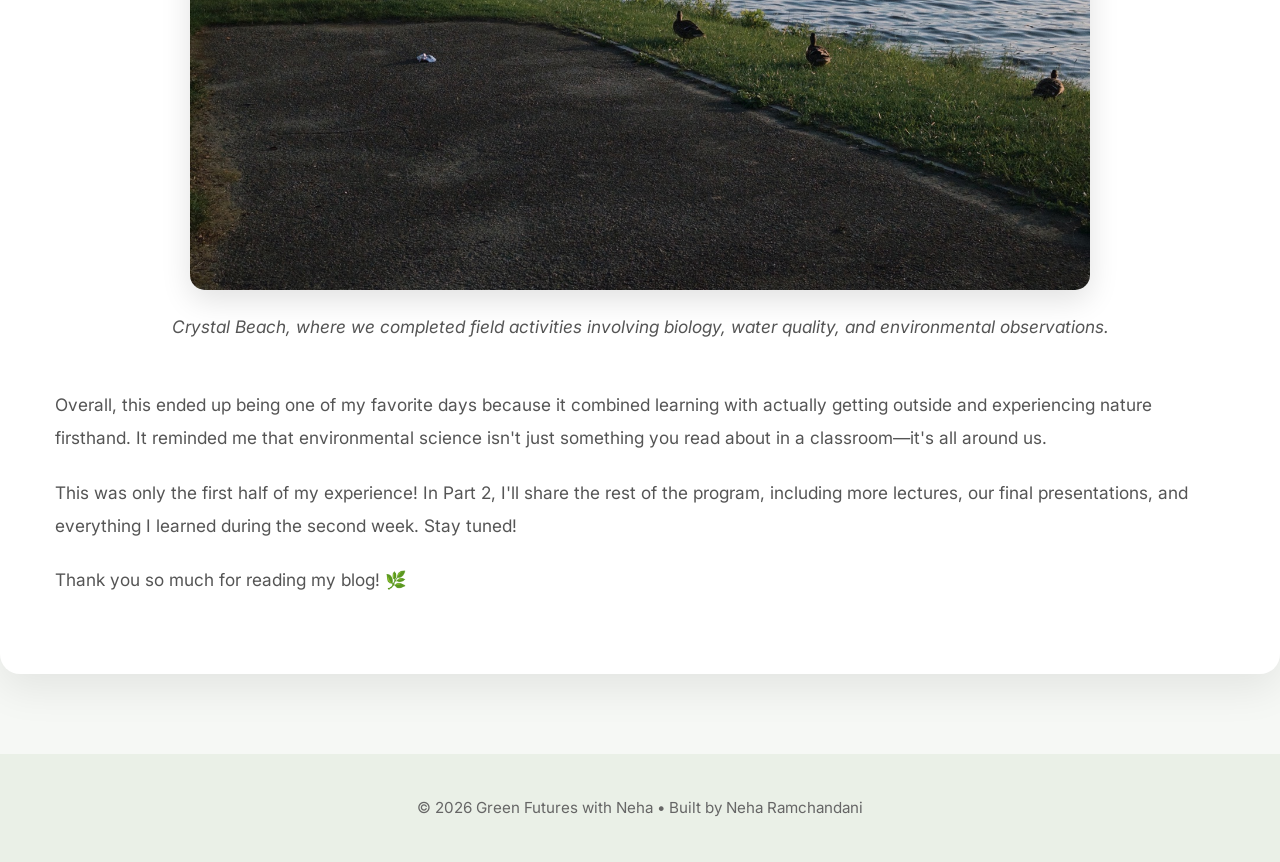
<file: putney-climate-school-part1.html>
<!DOCTYPE html>
<html lang="en">

<head>
    <meta charset="UTF-8">
    <meta name="viewport" content="width=device-width, initial-scale=1.0">

    <title>My Two Weeks at the Putney Columbia Climate School | Green Futures with Neha</title>

    <!-- CSS -->
    <link rel="stylesheet" href="style.css">

    <!-- Google Fonts -->
    <link href="https://fonts.googleapis.com/css2?family=Inter:wght@300;400;500;600&family=Cormorant+Garamond:wght@400;500;600;700&display=swap" rel="stylesheet">
</head>

<body>

    <!-- ================= HEADER ================= -->

    <header>

        <nav>
            <a href="index.html">About Me</a>
            <a href="blog.html">Blog</a>
            <a href="topics.html">Topics</a>
            <a href="contact.html">Contact</a>
        </nav>

        <h1>Green Futures with Neha</h1>

        <p class="tagline">
            Environmental science, ecosystems, and the changing planet — written by a student.
        </p>

    </header>


    <!-- ================= MAIN ================= -->

    <main class="blog-post">

        <h2>My Two Weeks at the Putney Columbia Climate School (Part 1)</h2>

        <p class="date">July 27, 2026</p>

        <p>
            A few weeks ago, I had the opportunity to attend the Putney Columbia Climate School, and it was honestly one of the coolest experiences I've ever had. Throughout the two-week program, I met so many amazing people, learned from Columbia climate experts, and got to see how climate change affects the world around us—not just through lectures, but through fieldwork and hands-on activities too.
        </p>

        <p>
            Before going, I thought I already knew a lot about climate change. But by the end of the program, I realized there's so much more to it than just rising temperatures. Climate change connects to everything from farming and water quality to public health and our local communities. It also showed me that even as students, we can make a difference.
        </p>


        <h3>Day 1: Meeting Everyone</h3>

        <p>
            The first day was mostly about settling in. Since everyone was arriving at different times, we didn't have a packed schedule, which gave us lots of time to meet each other.
        </p>

        <p>
            I was definitely a little nervous at first, but everyone was so friendly. By the end of the day, I had already met some amazing people who ended up becoming some of my closest friends during the program. Looking back, I'm really glad I stepped out of my comfort zone because those friendships made my whole experience even better.
        </p>


        <h3>Day 2: Learning Just How Big Climate Change Really Is</h3>

        <p>
            The second day started with orientation, where we took a few surveys to see how much we already knew about climate change. I thought I had a pretty good understanding of the topic, but those surveys—and everything we learned afterward—made me realize how broad climate science really is.
        </p>

        <p>
            Our first lecture was with Laurel Zaima-Sheehy from Columbia, who talked about youth empowerment. One thing I really liked was how she emphasized that young people don't have to wait until they're adults to make a difference. We can start taking action now, even if it's something small.
        </p>

        <p>
            After that, we had lectures from Aandishah Samara and Alex Parsells about the science behind climate change. We learned about greenhouse gases, climate systems, and why scientists are so confident that our climate is changing. It was really interesting to hear everything explained by experts who actually work in this field.
        </p>

        <p>
            We also did a few activities throughout the day, and that night we ended up sitting outside on the field making s'mores together. It was the perfect way to end a long day of learning.
        </p>


        <h3>Day 3: From Climate Science to Taking Action</h3>

        <p>
            The third day was one of my favorites because we learned not only about climate science, but also about what we can actually do to help.
        </p>

        <p>
            We started the morning with a lecture from Alex Parsells about climate modeling and projections. It was fascinating to learn how scientists use computer models to predict future climate conditions and understand how different choices today can affect our future.
        </p>

        <p>
            Later, we worked on our Climate Action Project (CAP) with Laurel Zaima-Sheehy and Emma Kyzivat. A CAP is a project designed to make a positive environmental impact in your own community. This blog is actually part of my CAP! One of my goals is to share what I'm learning about climate change and sustainability with other people and hopefully inspire them to care about these issues too.
        </p>

              <p>
            We also had another lecture from Aandishah Samara about climate change in our own communities. I liked that this lecture focused on local impacts because climate change can sometimes feel like a far-away problem, when in reality it's already affecting the places where we live.
        </p>

        <p>
            In the afternoon, we visited a maple farm to learn how climate change affects maple syrup production. Since maple trees depend on cold winters and certain weather conditions, warmer temperatures can make it harder for farmers to produce maple syrup.
        </p>

        <p>
            One thing that really surprised me was that even though the farmer talked about how weather patterns have changed over the years, he told us he didn't believe climate change was real. It definitely made me think about how complicated conversations around climate change can be and how differently people interpret the same experiences.
        </p>

        <p>
            Of course, one of the best parts of the trip was getting to taste a bunch of different maple syrup flavors. They were all so good!
        </p>


        <h3>Day 4: Science Outside the Classroom</h3>

        <p>
            Day four was probably my favorite day of the whole program because we spent almost all of it outside doing hands-on activities.
        </p>

        <p>
            We started by visiting a creek where we looked for macroinvertebrates—tiny organisms that scientists use to measure water quality. Before this activity, I had no idea that something so small could tell us so much about the health of an ecosystem.
        </p>


        <!-- Creek Image -->

        <section class="article-image">

            <img src="creek.jpeg" alt="A creek and wooded area during the Putney Columbia Climate School field activities.">

            <p class="image-credit">
                A view of the creek where we studied macroinvertebrates and learned how scientists use small organisms to understand water quality.
            </p>

        </section>


        <p>
            After that, we had a lesson with Josh DeVincenzo about preparedness tools and strategies for climate change. Instead of only talking about the problems climate change causes, we learned about different ways communities can prepare for extreme weather and become more resilient.
        </p>

        <p>
            After lunch, we headed to Crystal Beach, which was easily one of the highlights of the week. We rotated through four different stations.
        </p>

        <p>
            The first station was a Biological Survey, where we used large nets to catch fish, learned about the different species we found, and then safely released them back into the water.
        </p>

        <p>
            The second station focused on water quality, where we tested things like pH and dissolved oxygen. It was really cool to use actual scientific equipment and see how researchers monitor aquatic ecosystems.
        </p>

        <p>
            Our third station involved observing the weather and creating a site sketch of the area, which helped us practice recording environmental observations like scientists do in the field.
        </p>

        <p>
            And finally, we had some free time! After a busy week, it was really nice to relax by the water, hang out with everyone, and enjoy the beautiful weather.
        </p>


        <!-- Crystal Beach Image -->

        <section class="article-image">

            <img src="lake.jpeg" alt="Crystal Beach during the Putney Columbia Climate School program.">

            <p class="image-credit">
                Crystal Beach, where we completed field activities involving biology, water quality, and environmental observations.
            </p>

        </section>


        <p>
            Overall, this ended up being one of my favorite days because it combined learning with actually getting outside and experiencing nature firsthand. It reminded me that environmental science isn't just something you read about in a classroom—it's all around us.
        </p>

        <p>
            This was only the first half of my experience! In Part 2, I'll share the rest of the program, including more lectures, our final presentations, and everything I learned during the second week. Stay tuned!
        </p>

        <p>
            Thank you so much for reading my blog! 🌿
        </p>


    </main>


    <!-- ================= FOOTER ================= -->

    <footer>

        <p>
            © 2026 Green Futures with Neha • Built by Neha Ramchandani
        </p>

    </footer>


</body>

</html>
</file>
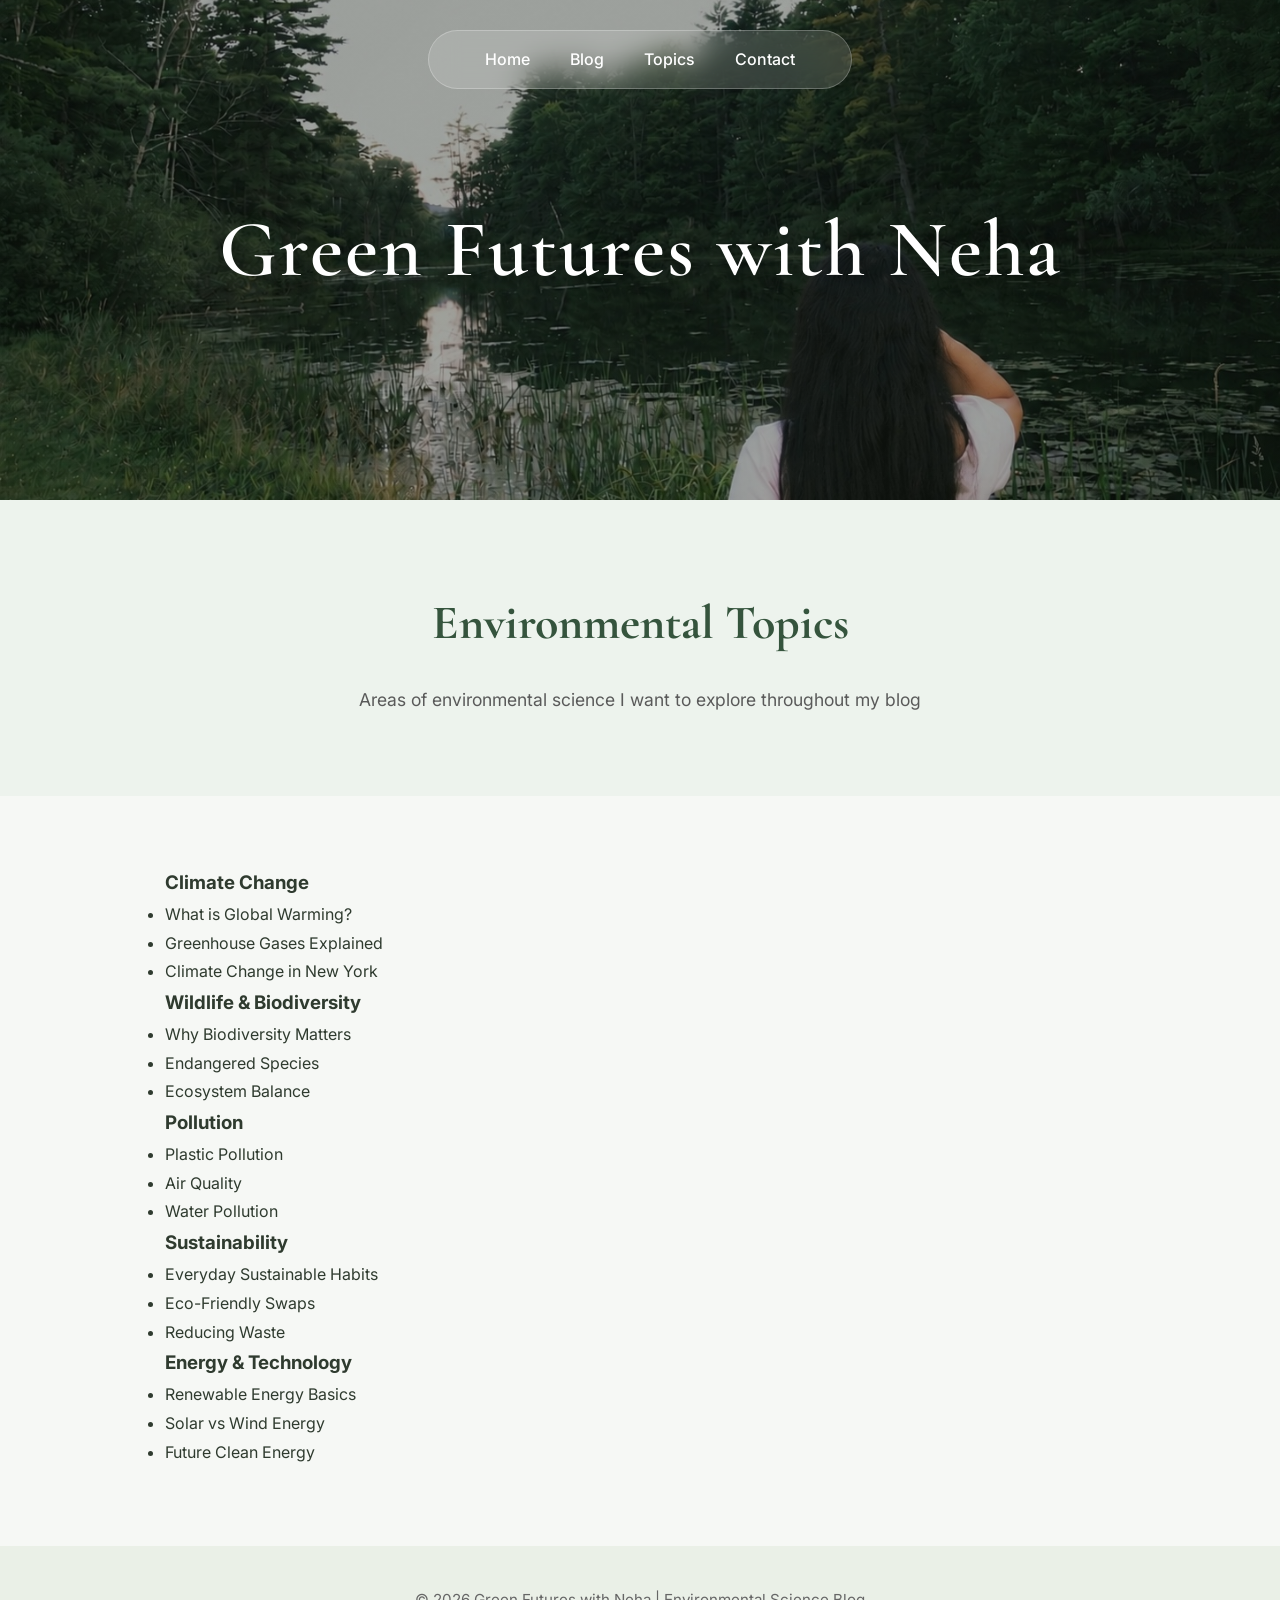
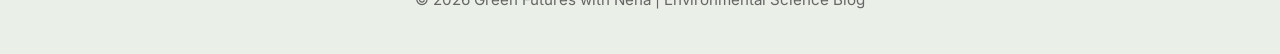
<file: topics.html>
<!DOCTYPE html>
<html lang="en">

<head>
    <meta charset="UTF-8">
    <meta name="viewport" content="width=device-width, initial-scale=1.0">

    <title>Topics | Green Futures with Neha</title>

    <link rel="stylesheet" href="style.css">

    <link href="https://fonts.googleapis.com/css2?family=Inter:wght@300;400;500;600&display=swap" rel="stylesheet">
</head>

<body>

    <!-- HEADER -->
    <header>
        <h1>Green Futures with Neha</h1>

        <nav>
            <a href="index.html">Home</a>
            <a href="blog.html">Blog</a>
            <a href="topics.html">Topics</a>
            <a href="contact.html">Contact</a>
        </nav>
    </header>

    <!-- HERO -->
    <section class="hero">
        <h2>Environmental Topics</h2>
        <p>Areas of environmental science I want to explore throughout my blog</p>
    </section>

    <!-- TOPICS CONTENT -->
    <section class="blog">

        <div class="category">
            <h3>Climate Change</h3>
            <ul>
                <li>What is Global Warming?</li>
                <li>Greenhouse Gases Explained</li>
                <li>Climate Change in New York</li>
            </ul>
        </div>

        <div class="category">
            <h3>Wildlife & Biodiversity</h3>
            <ul>
                <li>Why Biodiversity Matters</li>
                <li>Endangered Species</li>
                <li>Ecosystem Balance</li>
            </ul>
        </div>

        <div class="category">
            <h3>Pollution</h3>
            <ul>
                <li>Plastic Pollution</li>
                <li>Air Quality</li>
                <li>Water Pollution</li>
            </ul>
        </div>

        <div class="category">
            <h3>Sustainability</h3>
            <ul>
                <li>Everyday Sustainable Habits</li>
                <li>Eco-Friendly Swaps</li>
                <li>Reducing Waste</li>
            </ul>
        </div>

        <div class="category">
            <h3>Energy & Technology</h3>
            <ul>
                <li>Renewable Energy Basics</li>
                <li>Solar vs Wind Energy</li>
                <li>Future Clean Energy</li>
            </ul>
        </div>

    </section>

    <!-- FOOTER -->
    <footer>
        <p>© 2026 Green Futures with Neha | Environmental Science Blog</p>
    </footer>

</body>
</html>
</file>
<file: style.css>
/* ======================================================
   GREEN FUTURES WITH NEHA
   STYLE.CSS
====================================================== */

/* ==========================
   GOOGLE FONTS
========================== */

@import url('https://fonts.googleapis.com/css2?family=Inter:wght@300;400;500;600&family=Cormorant+Garamond:wght@400;500;600;700&display=swap');


/* ==========================
   RESET
========================== */

*{
    margin:0;
    padding:0;
    box-sizing:border-box;
}

html{
    scroll-behavior:smooth;
}

body{
    font-family:"Inter",sans-serif;
    background:#f6f8f5;
    color:#2f3b2f;
    line-height:1.8;
}


/* ==========================
   HEADER
========================== */

header{
    position:relative;

    height:500px;

    background:
        linear-gradient(rgba(18,28,18,.40),rgba(18,28,18,.40)),
        url("header.jpeg");

    background-size:cover;
    background-position:center 45%;
    background-repeat:no-repeat;

    display:flex;
    justify-content:center;
    align-items:center;
    flex-direction:column;

    text-align:center;
    color:white;
}


/* ==========================
   SITE TITLE
========================== */

header h1{
    font-family:"Cormorant Garamond",serif;
    font-size:5rem;
    font-weight:600;
    letter-spacing:2px;
    text-shadow:0 5px 15px rgba(0,0,0,.45);
}

.tagline{
    margin-top:14px;
    font-size:1.15rem;
    letter-spacing:1px;
    color:#f3f3f3;
    text-shadow:0 2px 8px rgba(0,0,0,.4);
}


/* ==========================
   NAVIGATION
========================== */

nav{

    position:absolute;

    top:30px;

    left:50%;

    transform:translateX(-50%);

    background:rgba(255,255,255,.14);

    backdrop-filter:blur(14px);

    border:1px solid rgba(255,255,255,.25);

    border-radius:50px;

    padding:14px 38px;

}

nav a{

    color:white;

    text-decoration:none;

    margin:0 18px;

    font-weight:500;

    font-size:1rem;

    transition:all .3s ease;

}

nav a:hover{

    color:#d8efd7;

}


/* ==========================
   HERO SECTION
========================== */

.hero{

    background:#edf3ed;

    padding:80px 25px;

    text-align:center;

}

.hero h2{

    font-family:"Cormorant Garamond",serif;

    font-size:3rem;

    color:#35543d;

    margin-bottom:18px;

}

.hero p{

    max-width:720px;

    margin:auto;

    font-size:1.1rem;

    color:#5a5a5a;

}


/* ==========================
   GENERAL LINKS
========================== */

a{
    transition:.3s ease;
}

a:hover{
    opacity:.9;
}

/* ==========================
   INTRO SECTION
========================== */

.intro{

    max-width:900px;

    margin:-70px auto 80px;

    padding:60px;

    background:white;

    border-radius:20px;

    box-shadow:0 18px 45px rgba(0,0,0,.08);

    text-align:center;

}

.intro h2{

    font-family:"Cormorant Garamond",serif;

    font-size:3rem;

    color:#35543d;

    margin-bottom:20px;

}

.intro p{

    font-size:1.1rem;

    color:#555;

    line-height:1.9;

}


/* ==========================
   MAIN CONTENT CONTAINERS
========================== */

.posts,
.blog,
.blog-container{

    max-width:1000px;

    margin:70px auto;

    padding:0 25px;

}


/* ==========================
   BLOG PREVIEW CARDS
========================== */

.blog-preview{

    background:white;

    border-radius:18px;

    padding:45px;

    margin-bottom:40px;

    box-shadow:0 12px 35px rgba(0,0,0,.07);

    transition:.35s ease;

}

.blog-preview:hover{

    transform:translateY(-6px);

    box-shadow:0 20px 45px rgba(0,0,0,.12);

}

.blog-preview h2{

    font-family:"Cormorant Garamond",serif;

    font-size:2.5rem;

    color:#35543d;

    margin-bottom:12px;

}

.blog-preview .date{

    color:#888;

    font-size:.95rem;

    margin-bottom:18px;

    font-style:italic;

}

.blog-preview p{

    color:#555;

    font-size:1.08rem;

    line-height:1.9;

}

.blog-preview a{

    display:inline-block;

    margin-top:25px;

    color:#35543d;

    font-weight:600;

    text-decoration:none;

}

.blog-preview a:hover{

    color:#5f8f61;

}


/* ==========================
   STANDARD POST CARDS
========================== */

.post{

    background:white;

    padding:45px;

    border-radius:18px;

    margin-bottom:40px;

    box-shadow:0 12px 35px rgba(0,0,0,.07);

    transition:.35s ease;

}

.post:hover{

    transform:translateY(-5px);

    box-shadow:0 18px 40px rgba(0,0,0,.1);

}

.post h2{

    font-family:"Cormorant Garamond",serif;

    font-size:2.5rem;

    color:#35543d;

    margin-bottom:12px;

}

.meta{

    color:#888;

    font-size:.95rem;

    margin-bottom:20px;

}

.post p{

    color:#555;

}

.post a{

    display:inline-block;

    margin-top:20px;

    font-weight:600;

    color:#35543d;

    text-decoration:none;

}

.post a:hover{

    color:#5f8f61;

}


/* ==========================
   BUTTONS
========================== */

.read-more{

    display:inline-block;

    margin-top:20px;

    padding:12px 24px;

    background:#35543d;

    color:white;

    border-radius:30px;

    text-decoration:none;

    font-weight:600;

    transition:.3s ease;

}

.read-more:hover{

    background:#4c7054;

    transform:translateY(-2px);

}


/* ==========================
   FOOTER
========================== */

footer{

    margin-top:80px;

    background:#eef2eb;

    color:#666;

    text-align:center;

    padding:40px 20px;

    font-size:.95rem;

}

/* ==========================
   BLOG PAGE HEADER
========================== */

.blog-intro{

    max-width:900px;

    margin:80px auto 60px;

    padding:0 25px;

    text-align:center;

}

.blog-intro h1{

    font-family:"Cormorant Garamond",serif;

    font-size:4rem;

    color:#35543d;

    margin-bottom:18px;

}

.blog-intro p{

    font-size:1.15rem;

    color:#555;

    line-height:1.9;

    max-width:700px;

    margin:auto;

}


/* ==========================
   BLOG POSTS
========================== */

.blog-post{

    background:white;

    border-radius:20px;

    padding:55px;

    margin-bottom:50px;

    box-shadow:0 15px 40px rgba(0,0,0,.08);

    transition:.3s ease;

}

.blog-post:hover{

    transform:translateY(-6px);

    box-shadow:0 20px 50px rgba(0,0,0,.12);

}


/* ==========================
   BLOG POST HEADINGS
========================== */

.blog-post h2{

    font-family:"Cormorant Garamond",serif;

    font-size:3rem;

    color:#35543d;

    margin-bottom:12px;

}


/* ==========================
   BLOG DATE
========================== */

.blog-post .date,
.post-date{

    color:#888;

    font-size:.95rem;

    font-style:italic;

    margin-bottom:20px;

}


/* ==========================
   BLOG CATEGORY TAG
========================== */

.post-category{

    display:inline-block;

    background:#edf5ee;

    color:#35543d;

    padding:8px 18px;

    border-radius:30px;

    font-size:.85rem;

    font-weight:600;

    margin-bottom:25px;

}


/* ==========================
   BLOG PARAGRAPHS
========================== */

.blog-post p{

    font-size:1.08rem;

    color:#555;

    line-height:1.9;

    margin-bottom:22px;

}


/* ==========================
   BLOG LISTS
========================== */

.blog-post ul{

    padding-left:30px;

    margin:20px 0;

}

.blog-post li{

    margin-bottom:12px;

}


/* ==========================
   DIVIDERS
========================== */

.blog-divider{

    border:none;

    border-top:1px solid #e4e4e4;

    margin:60px 0;

}


/* ==========================
   LINKS INSIDE POSTS
========================== */

.blog-post a{

    color:#35543d;

    font-weight:600;

    text-decoration:none;

}

.blog-post a:hover{

    color:#5f8f61;

    text-decoration:underline;

}


/* ==========================
   QUOTES
========================== */

.blog-post blockquote{

    border-left:5px solid #7da87b;

    background:#f8fbf8;

    padding:20px 28px;

    margin:35px 0;

    color:#4f5f4f;

    font-style:italic;

    border-radius:8px;

}
/* ======================================================
   BLOG ARTICLE PAGE
====================================================== */


.article-container{

    max-width:900px;

    margin:80px auto;

    padding:50px;

    background:white;

    border-radius:20px;

    box-shadow:0 15px 40px rgba(0,0,0,.07);

}



.article-container h1{

    font-family:"Cormorant Garamond",serif;

    font-size:4rem;

    color:#35543d;

    line-height:1.2;

    margin-bottom:15px;

}



.article-date{

    color:#777;

    font-size:.95rem;

    font-style:italic;

    margin-bottom:35px;

}



.article-category{

    display:inline-block;

    background:#e8f1e6;

    color:#35543d;

    padding:7px 18px;

    border-radius:30px;

    font-size:.9rem;

    font-weight:600;

    margin-bottom:35px;

}



.article-container p{

    font-size:1.1rem;

    color:#444;

    line-height:1.9;

    margin-bottom:25px;

}



.article-container h2{

    font-family:"Cormorant Garamond",serif;

    font-size:2.4rem;

    color:#35543d;

    margin-top:50px;

    margin-bottom:20px;

}



.article-container h3{

    font-family:"Cormorant Garamond",serif;

    font-size:1.9rem;

    color:#35543d;

    margin-top:40px;

    margin-bottom:15px;

}



.article-container ul{

    padding-left:30px;

    margin-bottom:30px;

}



.article-container li{

    margin-bottom:12px;

    color:#444;

}



/* ARTICLE LINKS */

.article-container a{

    color:#35543d;

    font-weight:600;

    text-decoration:none;

}



.article-container a:hover{

    text-decoration:underline;

}



/* ARTICLE IMAGES */

.article-image{

    margin:45px 0;

    text-align:center;

}



.article-image img{

    width:100%;

    max-width:850px;

    border-radius:15px;

    box-shadow:0 10px 25px rgba(0,0,0,.12);

}



.image-credit{

    margin-top:12px;

    font-size:.85rem;

    color:#777;

    font-style:italic;

}



.image-credit a{

    color:#55725d;

}



/* QUOTES */

.article-container blockquote{

    background:#f1f6ef;

    border-left:5px solid #6b8f71;

    padding:25px;

    margin:35px 0;

    color:#526052;

    font-style:italic;

    border-radius:8px;

}



/* ARTICLE MOBILE */

@media(max-width:768px){


    .article-container{

        margin:40px 20px;

        padding:30px;

    }


    .article-container h1{

        font-size:2.8rem;

    }


    .article-container p{

        font-size:1rem;

    }


    .article-container h2{

        font-size:2rem;

    }


}
/* ======================================================
   CONTACT PAGE
====================================================== */


.contact-section{

    padding:80px 20px;

    background:#f6f8f5;

}



.contact-container{

    max-width:850px;

    margin:auto;

    background:white;

    padding:60px;

    border-radius:20px;

    text-align:center;

    box-shadow:0 15px 40px rgba(0,0,0,.08);

}



.contact-container h2{

    font-family:"Cormorant Garamond",serif;

    font-size:3rem;

    color:#35543d;

    margin-bottom:20px;

}



.contact-container p{

    color:#555;

    font-size:1.1rem;

    line-height:1.8;

    margin-bottom:35px;

}



.contact-email a{

    color:#35543d;

    font-size:1.2rem;

    font-weight:600;

    text-decoration:none;

    border-bottom:2px solid #35543d;

    padding-bottom:5px;

}



.contact-email a:hover{

    color:#6b8f71;

    border-color:#6b8f71;

}



/* ======================================================
   IMAGES
====================================================== */


img{

    max-width:100%;

    height:auto;

}



.article-image{

    margin:45px auto;

    text-align:center;

}



.article-image img{

    width:100%;

    max-width:900px;

    border-radius:15px;

    box-shadow:0 10px 30px rgba(0,0,0,.12);

}



.image-credit{

    margin-top:12px;

    font-size:.9rem;

    color:#777;

    font-style:italic;

}



.image-credit a{

    color:#55725d;

    text-decoration:none;

}



.image-credit a:hover{

    text-decoration:underline;

}



/* ======================================================
   FOOTER
====================================================== */


footer{

    margin-top:80px;

    padding:40px 20px;

    text-align:center;

    background:#eaf0e7;

    color:#666;

    font-size:.95rem;

}



/* ======================================================
   FINAL MOBILE RESPONSIVENESS
====================================================== */


@media(max-width:768px){


    header{

        height:350px;

        background-position:center;

    }



    header h1{

        font-size:3rem;

    }



    nav{

        position:relative;

        top:auto;

        left:auto;

        transform:none;

        margin-top:25px;

        display:flex;

        flex-wrap:wrap;

        justify-content:center;

        gap:10px;

        padding:0;

        background:none;

        border:none;

        backdrop-filter:none;

    }



    nav a{

        margin:5px 10px;

        font-size:.95rem;

    }



    .intro{

        margin:40px 20px;

        padding:35px;

    }



    .about{

        margin:40px 20px;

        padding:35px;

    }



    .posts,
    .blog-container{

        padding:0 20px;

    }



    .post,
    .blog-post,
    .blog-preview{

        padding:30px;

    }



    .post h2,
    .blog-post h2{

        font-size:2rem;

    }



    .contact-container{

        padding:35px 25px;

        margin:20px;

    }



    .contact-container h2{

        font-size:2.3rem;

    }


}
</file>
